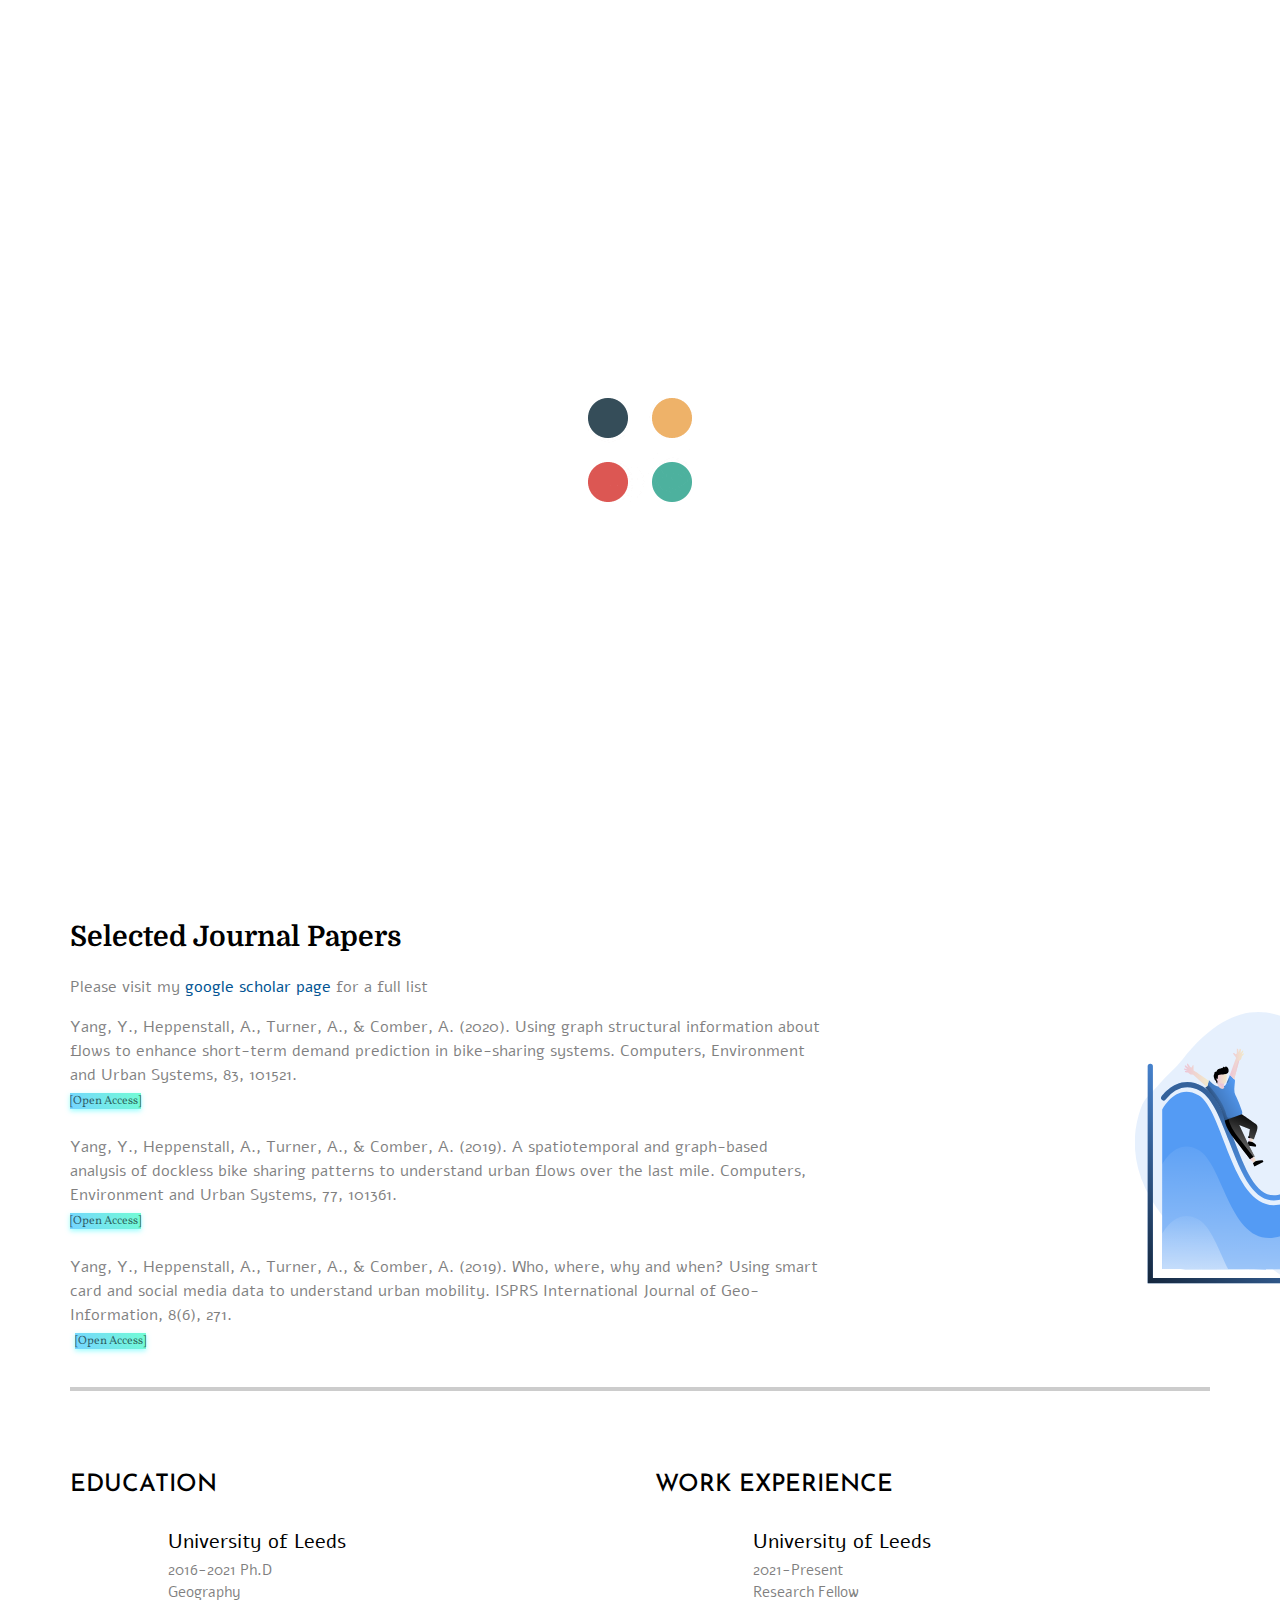
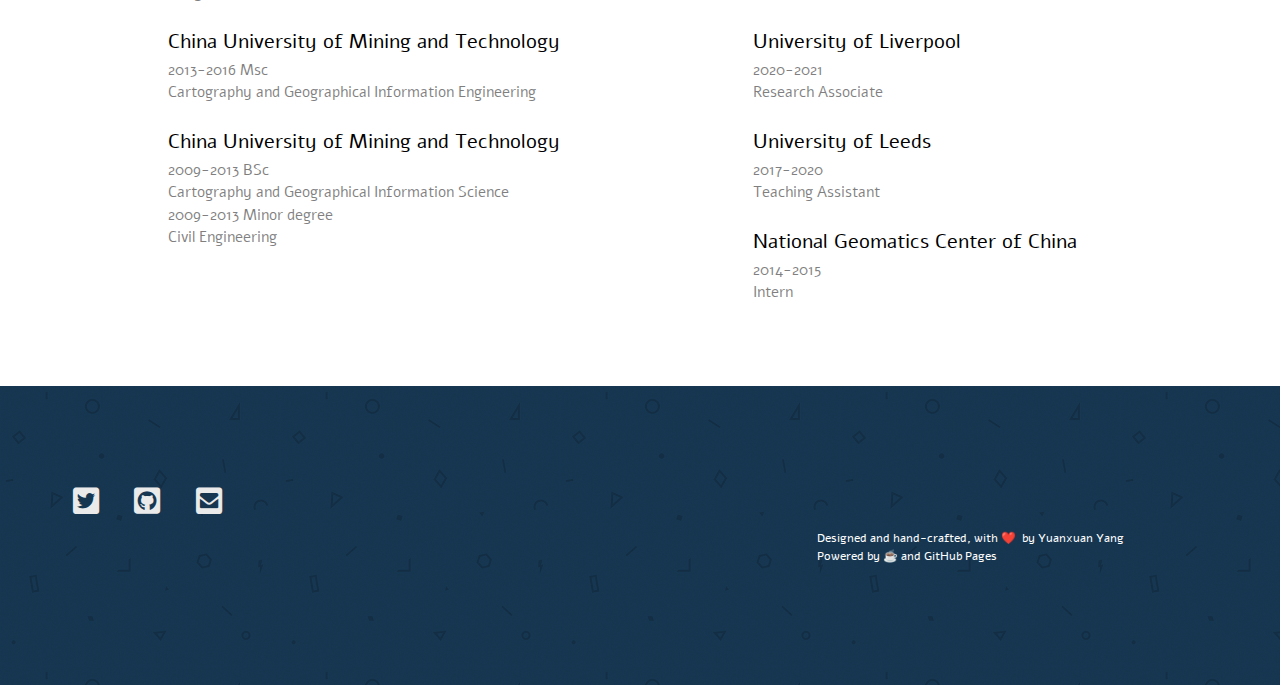
<file: index.html>
<!doctype html>
<html lang="en">
<head>
    <meta charset="utf-8">
    <meta name="keywords" content="">
    <meta name="description" content="">
    <meta name="viewport" content="width=device-width, initial-scale=1.0, viewport-fit=cover">
	<meta name="robots" content="index, follow">
    <link rel="shortcut icon" type="image/png" href="favicon.png">
    
	<link rel="stylesheet" type="text/css" href="./css/bootstrap.min.css?5414">
	<link rel="stylesheet" type="text/css" href="style.css?8048">
	<link rel="stylesheet" type="text/css" href="./css/animate.min.css?3522">
	<link rel="stylesheet" type="text/css" href="./css/all.min.css">
	<link rel="stylesheet" type="text/css" href="./css/ionicons.min.css">
	<link href='https://fonts.googleapis.com/css?family=Lato:100,300,400,700,900,40&display=swap&subset=latin,latin-ext' rel='stylesheet' type='text/css'>
	<link href='https://fonts.googleapis.com/css?family=Domine&display=swap&subset=latin,latin-ext' rel='stylesheet' type='text/css'>
	<link href='https://fonts.googleapis.com/css?family=Alef&display=swap&subset=latin,latin-ext' rel='stylesheet' type='text/css'>
	<link href='https://fonts.googleapis.com/css?family=Vollkorn&display=swap&subset=latin,latin-ext' rel='stylesheet' type='text/css'>
	<link href='https://fonts.googleapis.com/css?family=Josefin+Sans&display=swap&subset=latin,latin-ext' rel='stylesheet' type='text/css'>
	<link href='https://fonts.googleapis.com/css?family=Arvo&display=swap&subset=latin,latin-ext' rel='stylesheet' type='text/css'>
	<link href='https://fonts.googleapis.com/css?family=Ubuntu&display=swap&subset=latin,latin-ext' rel='stylesheet' type='text/css'>
    <title>Yuanxuan Yang - Home</title>


    
<!-- Analytics -->
 
<!-- Analytics END -->
    
</head>
<body>

<!-- Preloader -->
<div id="page-loading-blocs-notifaction" class="page-preloader"></div>
<!-- Preloader END -->


<!-- Main container -->
<div class="page-container">
    
<!-- bloc-0 -->
<div class="bloc none sticky-nav bgc-2941 l-bloc " id="bloc-0">
	<div class="container bloc-sm">
		<div class="row">
			<div class="col">
				<nav class="navbar navbar-light row navbar-expand-md" role="navigation">
					<a class="navbar-brand link-style animated pulse-hvr" href="index.html">Y Yang</a>
					<button id="nav-toggle" type="button" class="ml-auto ui-navbar-toggler navbar-toggler border-0 p-0" data-toggle="collapse" data-target=".navbar-36807" aria-expanded="false" aria-label="Toggle navigation">
						<span class="navbar-toggler-icon"><svg height="32" viewBox="0 0 32 32" width="32"><path class="svg-menu-icon " d="m2 9h28m-28 7h28m-28 7h28"></path></svg></span>
					</button>
					<div class="collapse navbar-collapse navbar-36807">
							<ul class="site-navigation nav navbar-nav ml-auto menu-text">
								<li class="nav-item">
									<a href="index.html" class="nav-link a-btn ltc-6405">Home</a>
								</li>
								<li class="nav-item">
									<a href="research.html" class="a-btn nav-link ltc-6405">Research</a>
								</li>
								<li class="nav-item">
									<a href="bits.html" class="a-btn nav-link ltc-6405">Bits</a>
								</li>
								<li class="nav-item">
									<a href="https://medium.com/@yuanxuanyang " class="nav-link a-btn ltc-6405" target="_blank">Blog</a>
								</li>
								<li class="nav-item">
									<a href="https://docs.google.com/document/d/18-qCuh7GVcpk4A3nAidkXRn_5UZtdFm0e0xXTD0k55A/edit?usp=sharing" class="nav-link a-btn ltc-6405" target="_blank">CV</a>
								</li>
							</ul>
						</div>
				</nav>
			</div>
		</div>
	</div>
</div>
<!-- bloc-0 END -->

<!-- bloc-0 -->
<div class="bloc tc-6405 l-bloc" id="bloc-0">
	<div class="container bloc-lg-lg">
		<div class="row">
			<div class="col-sm-8 flash-hvr">
				<h3 class="h3-style tc-6405 text-lg-left mg-clear">
					Hi, I’m<br>Yuanxuan Yang<br>
				</h3>
				<p class="mg-clear text-lg-left p-bloc-0-style">
					/juɑːnʃein/
				</p>
				<p class="p-style mg-clear">
					I am currently a Research Fellow at the Institute for Transport Studies, University of Leeds.<br>My research interests include: <strong>Mobility</strong>, <strong>Geodemographics</strong>, <strong>GeoComputation</strong>, <strong>Urban Analytics</strong>, <strong>Graph Theory</strong> and <strong>Data Visualisation</strong>.<br><br>You can reach me at <a class="links-text" href="mailto:y.yang6@leeds.ac.uk">y.yang6@leeds.ac.uk</a>, or twitter <a class="links-text" href="https://twitter.com/yyuanxuan" target="_blank">@yyuanxuan</a><br>Let's get in touch!<br><br>
				</p>
				<div class="divider-h divider-style">
				</div>
				<div class="container-div-style d-sm-block d-none">
					<div class="row row-style voffset">
						<div class="col col-lg-3">
							<a href="https://docs.google.com/document/d/18-qCuh7GVcpk4A3nAidkXRn_5UZtdFm0e0xXTD0k55A/edit?usp=sharing" class="btn btn-c-6336 btn-style-2 animated pulse-hvr btn-style" target="_blank">CV <br></a>
						</div>
						<div class="col align-self-end">
							<div class="text-center">
								<a href="https://twitter.com/yyuanxuan" target="_blank"><span class="icon-md fab fa-twitter-square animated pulse-hvr icon-6405"></span></a>
							</div>
						</div>
						<div class="col align-self-end">
							<div class="text-center">
								<a href="https://github.com/yyuanxuan" target="_blank"><span class="icon-md fab fa-github-alt animated pulse-hvr icon-6405"></span></a>
							</div>
						</div>
						<div class="col align-self-end">
							<div class="text-center">
								<a href="https://scholar.google.co.uk/citations?user=splm_IUAAAAJ&amp;hl=en&amp;oi=ao" target="_blank"><span class="ion ion-university animated pulse-hvr icon-6405 icon-md"></span></a>
							</div>
						</div>
					</div>
				</div>
			</div>
			<div class="col-sm-4">
				<picture><source type="image/webp" srcset="img/lazyload-ph.png" data-srcset="img/IMG_0155-color.webp"><img class="img-fluid img-protected img-style img-protected img-rd-lg float-lg-none lazyload" src="img/lazyload-ph.png" data-src="img/IMG_0155-color.jpg" alt="IMG_0155_black"></picture>
			</div>
		</div>
		<div class="row">
			<div class="col offset-lg-0 order-lg-0">
				<div>
					<div class="row voffset-lg">
						<div class="col-12">
							<div class="text-center">
								<a href="#" data-scroll-speed="1000" onclick="scrollToTarget('0',this)"><span class="fa fa-angle-down icon-md animated bounce animDelay08 icon-5783"></span></a>
							</div>
						</div>
					</div>
				</div>
			</div>
		</div>
	</div>
</div>
<!-- bloc-0 END -->

<!-- bloc-2 -->
<div class="bloc none l-bloc" id="bloc-2">
	<div class="container bloc-md-lg">
		<div class="row">
			<div class="col">
				<h3 class="mg-md h3-journal-papers-style tc-6405">
					Selected Journal Papers
				</h3>
				<div class="row">
					<div class="offset-lg-0 col-lg-8">
						<p class="p-8-style">
							Please visit my <a class="links-text " href="https://scholar.google.co.uk/citations?user=splm_IUAAAAJ&amp;hl=en&amp;oi=ao" target="_blank">google scholar page</a> for a full list<br>
						</p>
						<p class="p-bloc-4-style">
							Yang, Y., Heppenstall, A., Turner, A., &amp; Comber, A. (2020). Using graph structural information about flows to enhance short-term demand prediction in bike-sharing systems. Computers, Environment and Urban Systems, 83, 101521.&nbsp;<br><a class="oa-link" href="https://www.sciencedirect.com/science/article/pii/S0198971520302544" target="_blank">[Open Access]</a>&nbsp;<br><br>Yang, Y., Heppenstall, A., Turner, A., &amp; Comber, A. (2019). A spatiotemporal and graph-based analysis of dockless bike sharing patterns to understand urban flows over the last mile. Computers, Environment and Urban Systems, 77, 101361.<br><a class="oa-link" href="https://www.sciencedirect.com/user/identity/landing?code=i9sXUoFk-q8A89qEDwhRVcAL4fyo_jcykKFre2gU&amp;state=retryCounter%3D0%26csrfToken%3D656df372-391f-49cf-b26b-fafebff3adfd%26idpPolicy%3Durn%253Acom%253Aelsevier%253Aidp%253Apolicy%253Aproduct%253Ainst_assoc%26returnUrl%3D%252Fscience%252Farticle%252Fpii%252FS0198971519301516%26prompt%3Dnone%26cid%3Darp-2128778f-8e19-40c0-ad16-ceca69e0726a" target="_blank">[Open Access]</a><br><br>Yang, Y., Heppenstall, A., Turner, A., &amp; Comber, A. (2019). Who, where, why and when? Using smart card and social media data to understand urban mobility. ISPRS International Journal of Geo-Information, 8(6), 271.<br>&nbsp;<a class="oa-link" href="https://www.mdpi.com/2220-9964/8/6/271" target="_blank">[Open Access]</a><br>
						</p>
					</div>
					<div class="align-self-center scroll-fx-right-in col-lg-4">
						<img src="img/lazyload-ph.png" data-src="img/slide_on_graphic_chart.svg" class="img-fluid img-protected mx-auto d-block img-open-ma-style lazyload" alt="open_maps">
						<div class="row">
							<div class="col">
								<div>
									<div class="text-center text-lg-center">
										<a href="research.html" class="btn btn-c-6336 btn-style-2 animated pulse-hvr">Papers &amp; Research<br></a>
									</div>
								</div>
							</div>
						</div>
					</div>
				</div>
				<div class="row">
					<div class="col">
						<div class="divider-h divider-style">
						</div>
					</div>
				</div>
			</div>
		</div>
		<div class="row voffset-md">
			<div class="col-md-6 animSpeedLazy">
				<h4 class="mg-md h4-education-style tc-6405">
					EDUCATION
				</h4>
				<ul class="list-unstyled">
					<li>
						<div class="row">
							<div class="col-lg-2">
								<img class="img-fluid img-protected img-unnam-style lazyload" src="img/lazyload-ph.png" data-src="img/University_of_Leeds_crest.svg" alt="unnamed">
							</div>
							<div class="col">
								<h5 class="h5-style mg-sm tc-6405">
									University of Leeds
								</h5>
								<p class="p-bloc-2-style">
									2016-2021 Ph.D<br>Geography
								</p>
							</div>
						</div>
					</li>
					<li>
						<div class="row">
							<div class="offset-lg--1 col-lg-2">
								<picture><source type="image/webp" srcset="img/lazyload-ph.png" data-srcset="img/230px-CUMT_logo.webp"><img class="img-fluid img-protected img-230px-cumt-lo-style lazyload" src="img/lazyload-ph.png" data-src="img/230px-CUMT_logo.jpg" alt="230px CUMT_logo"></picture>
							</div>
							<div class="col">
								<h5 class="h5-style mg-sm tc-6405">
									China University of Mining and Technology
								</h5>
								<p class="p-bloc-2-style">
									2013-2016 Msc&nbsp;<br>Cartography and Geographical Information Engineering
								</p>
							</div>
						</div>
					</li>
					<li>
						<div class="row">
							<div class="col-lg-2">
								<picture><source type="image/webp" srcset="img/lazyload-ph.png" data-srcset="img/230px-CUMT_logo.webp"><img class="img-fluid img-protected img-230px-cumt-lo-style lazyload" src="img/lazyload-ph.png" data-src="img/230px-CUMT_logo.jpg" alt="230px CUMT_logo"></picture>
							</div>
							<div class="col">
								<h5 class="h5-style mg-sm tc-6405">
									China University of Mining and Technology
								</h5>
								<p class="p-bloc-2-style">
									2009-2013 BSc<br>Cartography and Geographical Information Science<br>2009-2013 Minor degree<br>Civil Engineering<br>
								</p>
							</div>
						</div>
					</li>
				</ul>
			</div>
			<div class="col-md-6">
				<h4 class="mg-md h4-style tc-6405">
					WORK EXPERIENCE
				</h4>
				<ul class="list-unstyled">
					<li>
						<div class="row">
							<div class="col-lg-2">
								<img class="img-fluid img-protected img-bloc-2-style lazyload" src="img/lazyload-ph.png" data-src="img/University_of_Leeds_crest.svg" alt="University_of_Leeds_crest">
							</div>
							<div class="col">
								<h5 class="h5-style mg-sm tc-6405">
									University of Leeds
								</h5>
								<p class="p-bloc-2-style">
									2021-Present<br>Research Fellow
								</p>
							</div>
						</div>
						<div class="row">
							<div class="col-lg-2">
								<picture><source type="image/webp" srcset="img/lazyload-ph.png" data-srcset="img/Screenshot%202021-03-10%20at%2023.23.52.webp"><img class="img-fluid img-protected img-bloc-2-style lazyload" src="img/lazyload-ph.png" data-src="img/Screenshot%202021-03-10%20at%2023.23.52.png" alt="Screenshot%202021 03-10%20at%2023.23.52"></picture>
							</div>
							<div class="col">
								<h5 class="h5-style mg-sm tc-6405">
									University of Liverpool
								</h5>
								<p class="p-bloc-2-style">
									2020-2021<br>Research Associate
								</p>
							</div>
						</div>
						<div class="row">
							<div class="col-lg-2">
								<img class="img-fluid img-protected img-unnam-style lazyload" src="img/lazyload-ph.png" data-src="img/University_of_Leeds_crest.svg" alt="unnamed">
							</div>
							<div class="col">
								<h5 class="h5-style mg-sm tc-6405">
									University of Leeds
								</h5>
								<p class="p-bloc-2-style">
									2017-2020&nbsp;<br>Teaching Assistant
								</p>
							</div>
						</div>
						<div class="row">
							<div class="col-lg-2">
								<picture><source type="image/webp" srcset="img/lazyload-ph.png" data-srcset="img/ngcc.webp"><img class="img-fluid img-protected img-unnam-style lazyload" src="img/lazyload-ph.png" data-src="img/ngcc.png" alt="unnamed"></picture>
							</div>
							<div class="col">
								<h5 class="h5-style mg-sm tc-6405">
									National Geomatics Center of China
								</h5>
								<p class="p-bloc-2-style">
									2014-2015&nbsp;<br>Intern
								</p>
							</div>
						</div>
					</li>
				</ul>
			</div>
		</div>
	</div>
</div>
<!-- bloc-2 END -->

<!-- ScrollToTop Button -->
<a class="bloc-button btn btn-d scrollToTop" onclick="scrollToTarget('1',this)"><svg xmlns="http://www.w3.org/2000/svg" width="22" height="22" viewBox="0 0 32 32"><path class="scroll-to-top-btn-icon" d="M30,22.656l-14-13-14,13"/></svg></a>
<!-- ScrollToTop Button END-->


<!-- bloc-6 -->
<div class="bloc bg-t-edge bloc-bg-texture texture-geometry-shapes tc-2941 bgc-2752 d-bloc" id="bloc-6">
	<div class="container bloc-lg bloc-lg-lg">
		<div class="row row-bloc-6-style">
			<div class="col-md-2 offset-md-3 col-sm-4 order-lg-0 offset-lg-0 col-lg-1">
				<div class="text-center">
					<a href="https://twitter.com/yyuanxuan" target="_blank"><span class="fab fa-twitter-square icon-md icon-6140"></span></a>
				</div>
			</div>
			<div class="col-md-2 col-sm-4 col-lg-1">
				<div class="text-center">
					<a href="https://github.com/yyuanxuan" target="_blank"><span class="icon-md fab fa-github-square icon-6140"></span></a>
				</div>
			</div>
			<div class="col-md-2 col-sm-4 col-lg-1">
				<div class="text-center">
					<a href="mailto:y.yang@leeds.ac.uk"><span class="icon-md fa fa-envelope-square icon-6140"></span></a>
				</div>
			</div>
		</div>
		<div class="row">
			<div class="col">
				<p class="float-lg-right p-14-style mg-md text-lg-left">
					Designed and hand-crafted, with ❤️ &nbsp;by Yuanxuan Yang&nbsp;<br>Powered by ☕️ and GitHub Pages&nbsp;<br>
				</p>
			</div>
		</div>
	</div>
</div>
<!-- bloc-6 END -->

</div>
<!-- Main container END -->
    


<!-- Additional JS -->
<script src="./js/jquery.min.js?8468"></script>
<script src="./js/bootstrap.bundle.min.js?3282"></script>
<script src="./js/blocs.min.js?9998"></script>
<script src="./js/lazysizes.min.js" defer></script>
<script src="./js/waves.js?3129"></script>
<script src="./js/particles.min.js?6971"></script>
<script src="./js/scrollFX.js?8546"></script>
<!-- Additional JS END -->


</body>
</html>
</file>
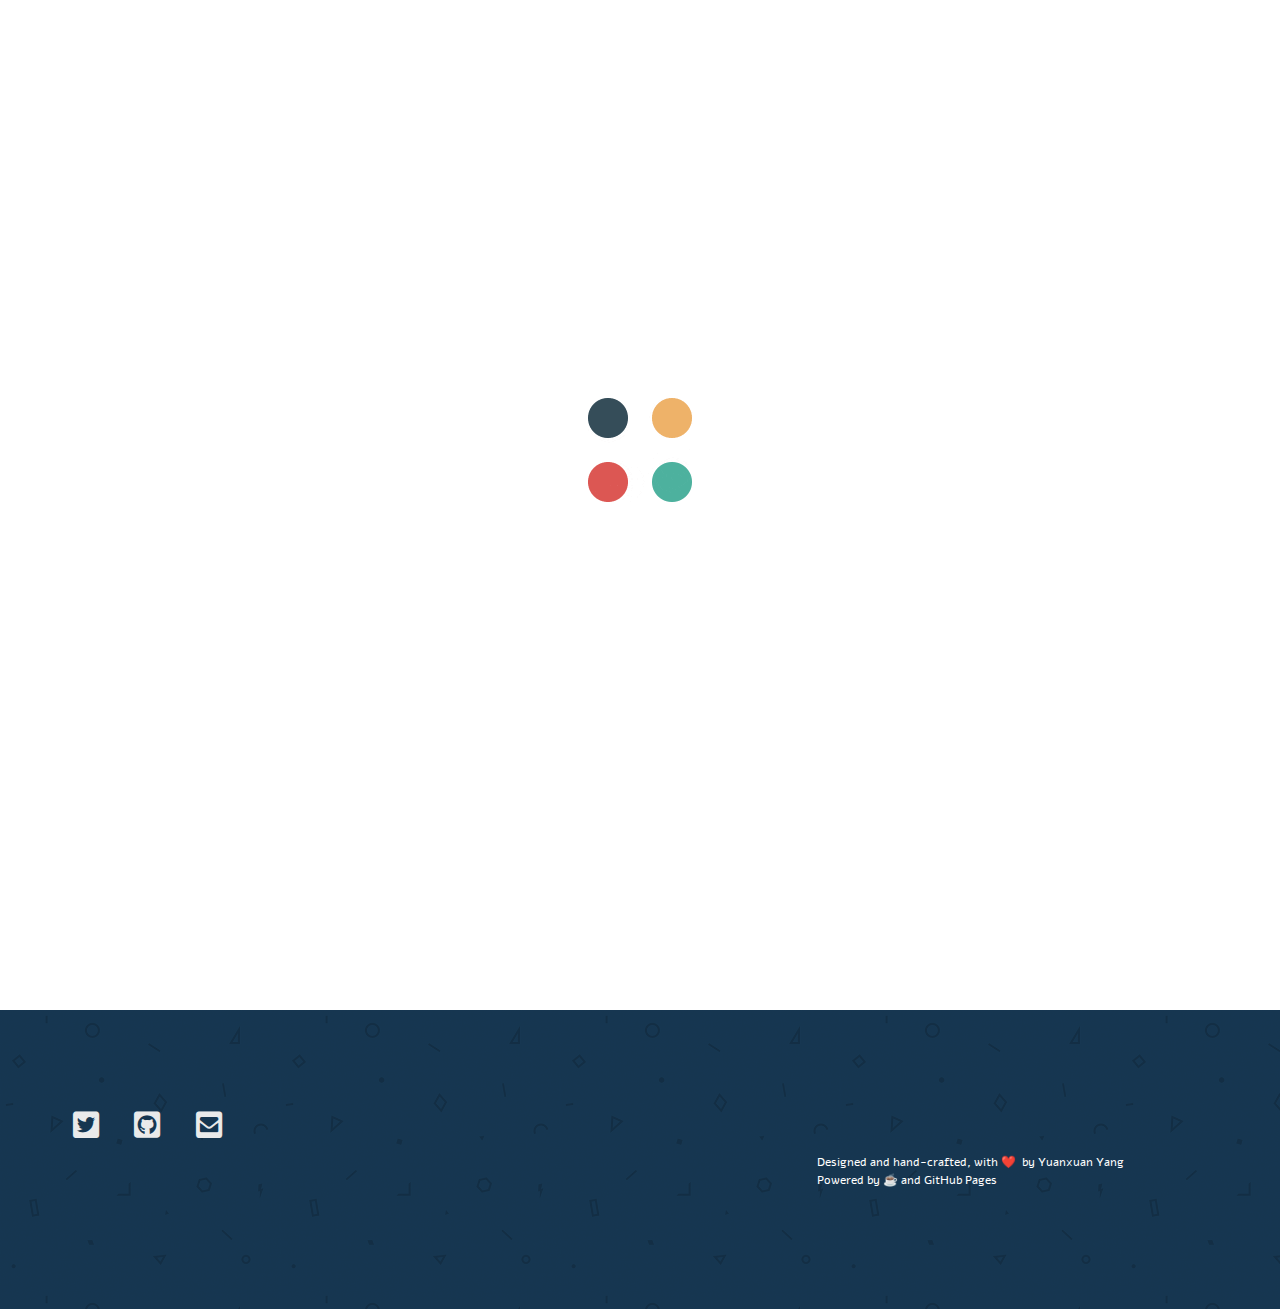
<file: bits.html>
<!doctype html>
<html lang="en">
<head>
    <meta charset="utf-8">
    <meta name="keywords" content="">
    <meta name="description" content="">
    <meta name="viewport" content="width=device-width, initial-scale=1.0, viewport-fit=cover">
	<meta name="robots" content="index, follow">
    <link rel="shortcut icon" type="image/png" href="favicon.png">
    
	<link rel="stylesheet" type="text/css" href="./css/bootstrap.min.css?5414">
	<link rel="stylesheet" type="text/css" href="style.css?8048">
	<link rel="stylesheet" type="text/css" href="./css/animate.min.css?3522">
	<link rel="stylesheet" type="text/css" href="./css/all.min.css">
	<link rel="stylesheet" type="text/css" href="./css/ionicons.min.css">
	<link href='https://fonts.googleapis.com/css?family=Lato:100,300,400,700,900,40&display=swap&subset=latin,latin-ext' rel='stylesheet' type='text/css'>
	<link href='https://fonts.googleapis.com/css?family=Domine&display=swap&subset=latin,latin-ext' rel='stylesheet' type='text/css'>
	<link href='https://fonts.googleapis.com/css?family=Alef&display=swap&subset=latin,latin-ext' rel='stylesheet' type='text/css'>
	<link href='https://fonts.googleapis.com/css?family=Vollkorn&display=swap&subset=latin,latin-ext' rel='stylesheet' type='text/css'>
	<link href='https://fonts.googleapis.com/css?family=Josefin+Sans&display=swap&subset=latin,latin-ext' rel='stylesheet' type='text/css'>
	<link href='https://fonts.googleapis.com/css?family=Arvo&display=swap&subset=latin,latin-ext' rel='stylesheet' type='text/css'>
	<link href='https://fonts.googleapis.com/css?family=Ubuntu&display=swap&subset=latin,latin-ext' rel='stylesheet' type='text/css'>
    <title>Bits</title>


    
<!-- Analytics -->
 
<!-- Analytics END -->
    
</head>
<body>

<!-- Preloader -->
<div id="page-loading-blocs-notifaction" class="page-preloader"></div>
<!-- Preloader END -->


<!-- Main container -->
<div class="page-container">
    
<!-- bloc-0 -->
<div class="bloc none sticky-nav bgc-2941 l-bloc " id="bloc-0">
	<div class="container bloc-sm">
		<div class="row">
			<div class="col">
				<nav class="navbar navbar-light row navbar-expand-md" role="navigation">
					<a class="navbar-brand link-style animated pulse-hvr" href="index.html">Y Yang</a>
					<button id="nav-toggle" type="button" class="ml-auto ui-navbar-toggler navbar-toggler border-0 p-0" data-toggle="collapse" data-target=".navbar-36807" aria-expanded="false" aria-label="Toggle navigation">
						<span class="navbar-toggler-icon"><svg height="32" viewBox="0 0 32 32" width="32"><path class="svg-menu-icon " d="m2 9h28m-28 7h28m-28 7h28"></path></svg></span>
					</button>
					<div class="collapse navbar-collapse navbar-36807">
							<ul class="site-navigation nav navbar-nav ml-auto menu-text">
								<li class="nav-item">
									<a href="index.html" class="nav-link a-btn ltc-6405">Home</a>
								</li>
								<li class="nav-item">
									<a href="research.html" class="a-btn nav-link ltc-6405">Research</a>
								</li>
								<li class="nav-item">
									<a href="bits.html" class="a-btn nav-link ltc-6405">Bits</a>
								</li>
								<li class="nav-item">
									<a href="https://medium.com/@yuanxuanyang " class="nav-link a-btn ltc-6405" target="_blank">Blog</a>
								</li>
								<li class="nav-item">
									<a href="https://docs.google.com/document/d/18-qCuh7GVcpk4A3nAidkXRn_5UZtdFm0e0xXTD0k55A/edit?usp=sharing" class="nav-link a-btn ltc-6405" target="_blank">CV</a>
								</li>
							</ul>
						</div>
				</nav>
			</div>
		</div>
	</div>
</div>
<!-- bloc-0 END -->

<!-- bloc-6 -->
<div class="bloc l-bloc" id="bloc-6">
	<div class="container bloc-lg">
		<div class="row">
			<div class="col">
				<h3 class="mg-md text-center h3-gallery-style">
					Research Gallery<br>
				</h3>
			</div>
		</div>
		<div class="row voffset">
			<div class="col-lg-3 col-md-6">
				<a href="#" data-lightbox="img/gallery-nanchang-bike-graph.png" data-gallery-id="gallery-1"><picture><source type="image/webp" srcset="img/lazyload-ph.png" data-srcset="img/gallery-nanchang-bike-graph.webp"><img src="img/lazyload-ph.png" data-src="img/gallery-nanchang-bike-graph.png" class="img-fluid img-protected mx-auto d-block img-frame-md lazyload" alt="gallery nanchang-bike-graph"></picture></a>
				<h5 class="mg-md">
					Dockless bike travel flows and graph structure
				</h5>
				<p>
					<a href="https://www.sciencedirect.com/science/article/pii/S0198971519301516">More info</a><br>
				</p>
			</div>
			<div class="col-lg-3 col-md-6 mt-1 mt-md-0">
				<a href="#" data-lightbox="img/gallery-aipc-ground-truthing-flyer.png" data-gallery-id="gallery-1"><picture><source type="image/webp" srcset="img/lazyload-ph.png" data-srcset="img/gallery-aipc-ground-truthing-flyer.webp"><img src="img/lazyload-ph.png" data-src="img/gallery-aipc-ground-truthing-flyer.png" class="img-fluid img-protected mx-auto d-block img-frame-md lazyload" alt="gallery aipc-ground-truthing-flyer"></picture></a>
				<h5 class="mg-md">
					Aged in Place Classification
				</h5>
				<p>
					<a href="https://www.nuffieldfoundation.org/project/older-people-in-england-geography-of-challenges-and-opportunities">More info</a><br>
				</p>
			</div>
			<div class="col-lg-3 col-md-6 mt-1 mt-md-4 mt-lg-0">
				<a href="#" data-lightbox="img/LOGO-BOARD.png" data-gallery-id="gallery-1"><picture><source type="image/webp" srcset="img/lazyload-ph.png" data-srcset="img/LOGO-BOARD.webp"><img src="img/lazyload-ph.png" data-src="img/LOGO-BOARD.png" class="img-fluid img-protected mx-auto d-block lazyload" alt="placeholder image"></picture></a>
				<h4 class="mg-md h4-bloc-6-style">
					LIDA-Turing Mobility and Health Workshop
				</h4>
				<p>
					<a href="https://lida.leeds.ac.uk/event/mobility-and-health-workshop/">More info</a><br>
				</p>
			</div>
			<div class="col-lg-3 col-md-6 mt-1 mt-md-4 mt-lg-0">
				<a href="#" data-lightbox="img/sankey-od-escooter.jpg" data-gallery-id="gallery-1"><picture><source type="image/webp" srcset="img/lazyload-ph.png" data-srcset="img/sankey-od-escooter.webp"><img src="img/lazyload-ph.png" data-src="img/sankey-od-escooter.jpg" class="img-fluid img-protected mx-auto d-block lazyload" alt="placeholder image"></picture></a>
				<h4 class="mg-md">
					E-scooter OD flows
				</h4>
				<p>
					<a href="index.html">More info</a><br>
				</p>
			</div>
		</div>
		<div class="row voffset">
			<div class="col-lg-3 col-md-6">
				<a href="#" data-lightbox="img/placeholder-image.png" data-gallery-id="gallery-1"><picture><source type="image/webp" srcset="img/lazyload-ph.png" data-srcset="img/placeholder-image.webp"><img src="img/lazyload-ph.png" data-src="img/placeholder-image.png" class="img-fluid img-protected mx-auto d-block lazyload" alt="placeholder image"></picture></a>
				<h4 class="mg-md">
					Title here
				</h4>
				<p>
					Lorem ipsum dolor sit amet, elit Aenean commodo ligula eget.
				</p>
			</div>
			<div class="col-lg-3 col-md-6 mt-1 mt-md-0">
				<a href="#" data-lightbox="img/placeholder-image.png" data-gallery-id="gallery-1"><picture><source type="image/webp" srcset="img/lazyload-ph.png" data-srcset="img/placeholder-image.webp"><img src="img/lazyload-ph.png" data-src="img/placeholder-image.png" class="img-fluid img-protected mx-auto d-block lazyload" alt="placeholder image"></picture></a>
				<h4 class="mg-md">
					Title here
				</h4>
				<p>
					Lorem ipsum dolor sit amet, elit Aenean commodo ligula eget.
				</p>
			</div>
			<div class="col-lg-3 col-md-6 mt-1 mt-md-4 mt-lg-0">
				<a href="#" data-lightbox="img/placeholder-image.png" data-gallery-id="gallery-1"><picture><source type="image/webp" srcset="img/lazyload-ph.png" data-srcset="img/placeholder-image.webp"><img src="img/lazyload-ph.png" data-src="img/placeholder-image.png" class="img-fluid img-protected mx-auto d-block lazyload" alt="placeholder image"></picture></a>
				<h4 class="mg-md">
					Title here
				</h4>
				<p>
					Lorem ipsum dolor sit amet, elit Aenean commodo ligula eget.
				</p>
			</div>
			<div class="col-lg-3 col-md-6 mt-1 mt-md-4 mt-lg-0">
				<a href="#" data-lightbox="img/placeholder-image.png" data-gallery-id="gallery-1"><picture><source type="image/webp" srcset="img/lazyload-ph.png" data-srcset="img/placeholder-image.webp"><img src="img/lazyload-ph.png" data-src="img/placeholder-image.png" class="img-fluid img-protected mx-auto d-block lazyload" alt="placeholder image"></picture></a>
				<h4 class="mg-md">
					Title here
				</h4>
				<p>
					Lorem ipsum dolor sit amet, elit Aenean commodo ligula eget.
				</p>
			</div>
		</div>
	</div>
</div>
<!-- bloc-6 END -->

<!-- ScrollToTop Button -->
<a class="bloc-button btn btn-d scrollToTop" onclick="scrollToTarget('1',this)"><svg xmlns="http://www.w3.org/2000/svg" width="22" height="22" viewBox="0 0 32 32"><path class="scroll-to-top-btn-icon" d="M30,22.656l-14-13-14,13"/></svg></a>
<!-- ScrollToTop Button END-->


<!-- bloc-6 -->
<div class="bloc bg-t-edge bloc-bg-texture texture-geometry-shapes tc-2941 bgc-2752 d-bloc" id="bloc-6">
	<div class="container bloc-lg bloc-lg-lg">
		<div class="row row-bloc-6-style">
			<div class="col-md-2 offset-md-3 col-sm-4 order-lg-0 offset-lg-0 col-lg-1">
				<div class="text-center">
					<a href="https://twitter.com/yyuanxuan" target="_blank"><span class="fab fa-twitter-square icon-md icon-6140"></span></a>
				</div>
			</div>
			<div class="col-md-2 col-sm-4 col-lg-1">
				<div class="text-center">
					<a href="https://github.com/yyuanxuan" target="_blank"><span class="icon-md fab fa-github-square icon-6140"></span></a>
				</div>
			</div>
			<div class="col-md-2 col-sm-4 col-lg-1">
				<div class="text-center">
					<a href="mailto:y.yang@leeds.ac.uk"><span class="icon-md fa fa-envelope-square icon-6140"></span></a>
				</div>
			</div>
		</div>
		<div class="row">
			<div class="col">
				<p class="float-lg-right p-14-style mg-md text-lg-left">
					Designed and hand-crafted, with ❤️ &nbsp;by Yuanxuan Yang&nbsp;<br>Powered by ☕️ and GitHub Pages&nbsp;<br>
				</p>
			</div>
		</div>
	</div>
</div>
<!-- bloc-6 END -->

</div>
<!-- Main container END -->
    


<!-- Additional JS -->
<script src="./js/jquery.min.js?8468"></script>
<script src="./js/bootstrap.bundle.min.js?3282"></script>
<script src="./js/blocs.min.js?9998"></script>
<script src="./js/lazysizes.min.js" defer></script>
<script src="./js/waves.js?7870"></script>
<script src="./js/particles.min.js?1173"></script><!-- Additional JS END -->


</body>
</html>
</file>
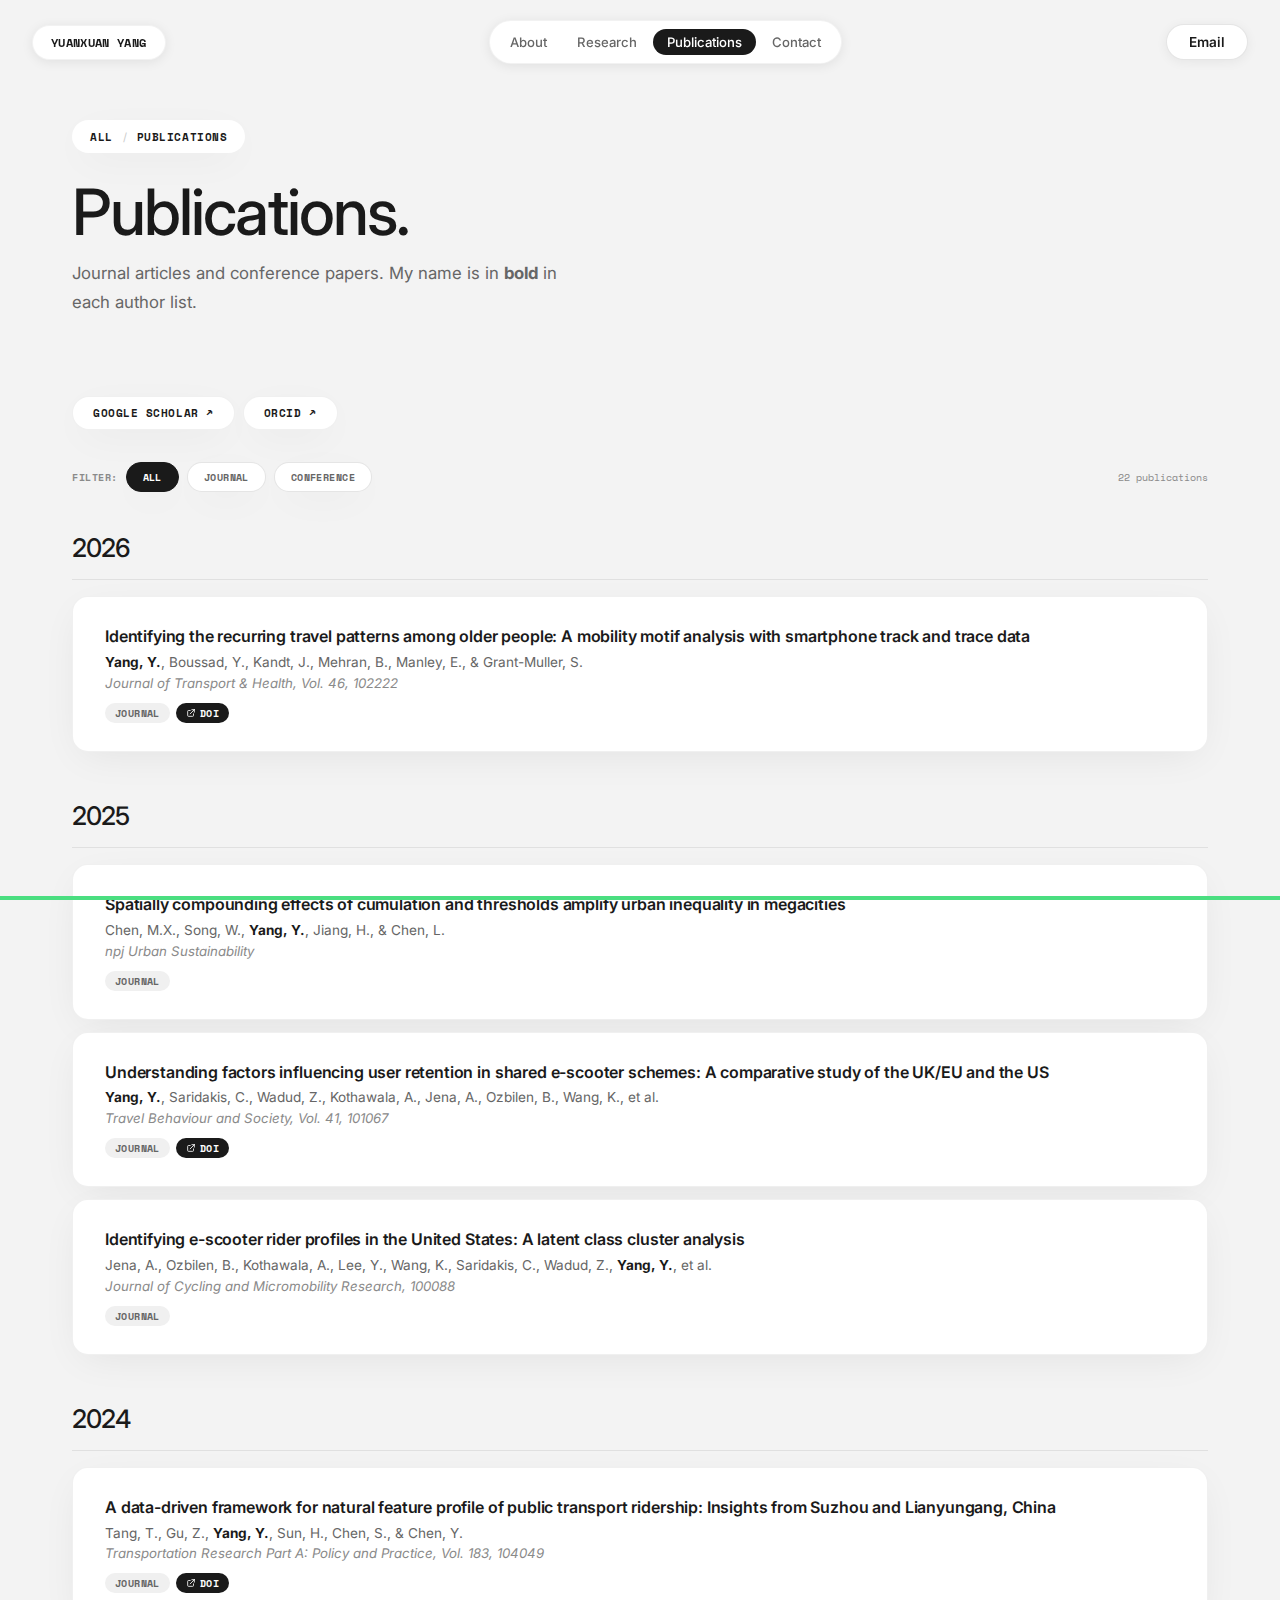
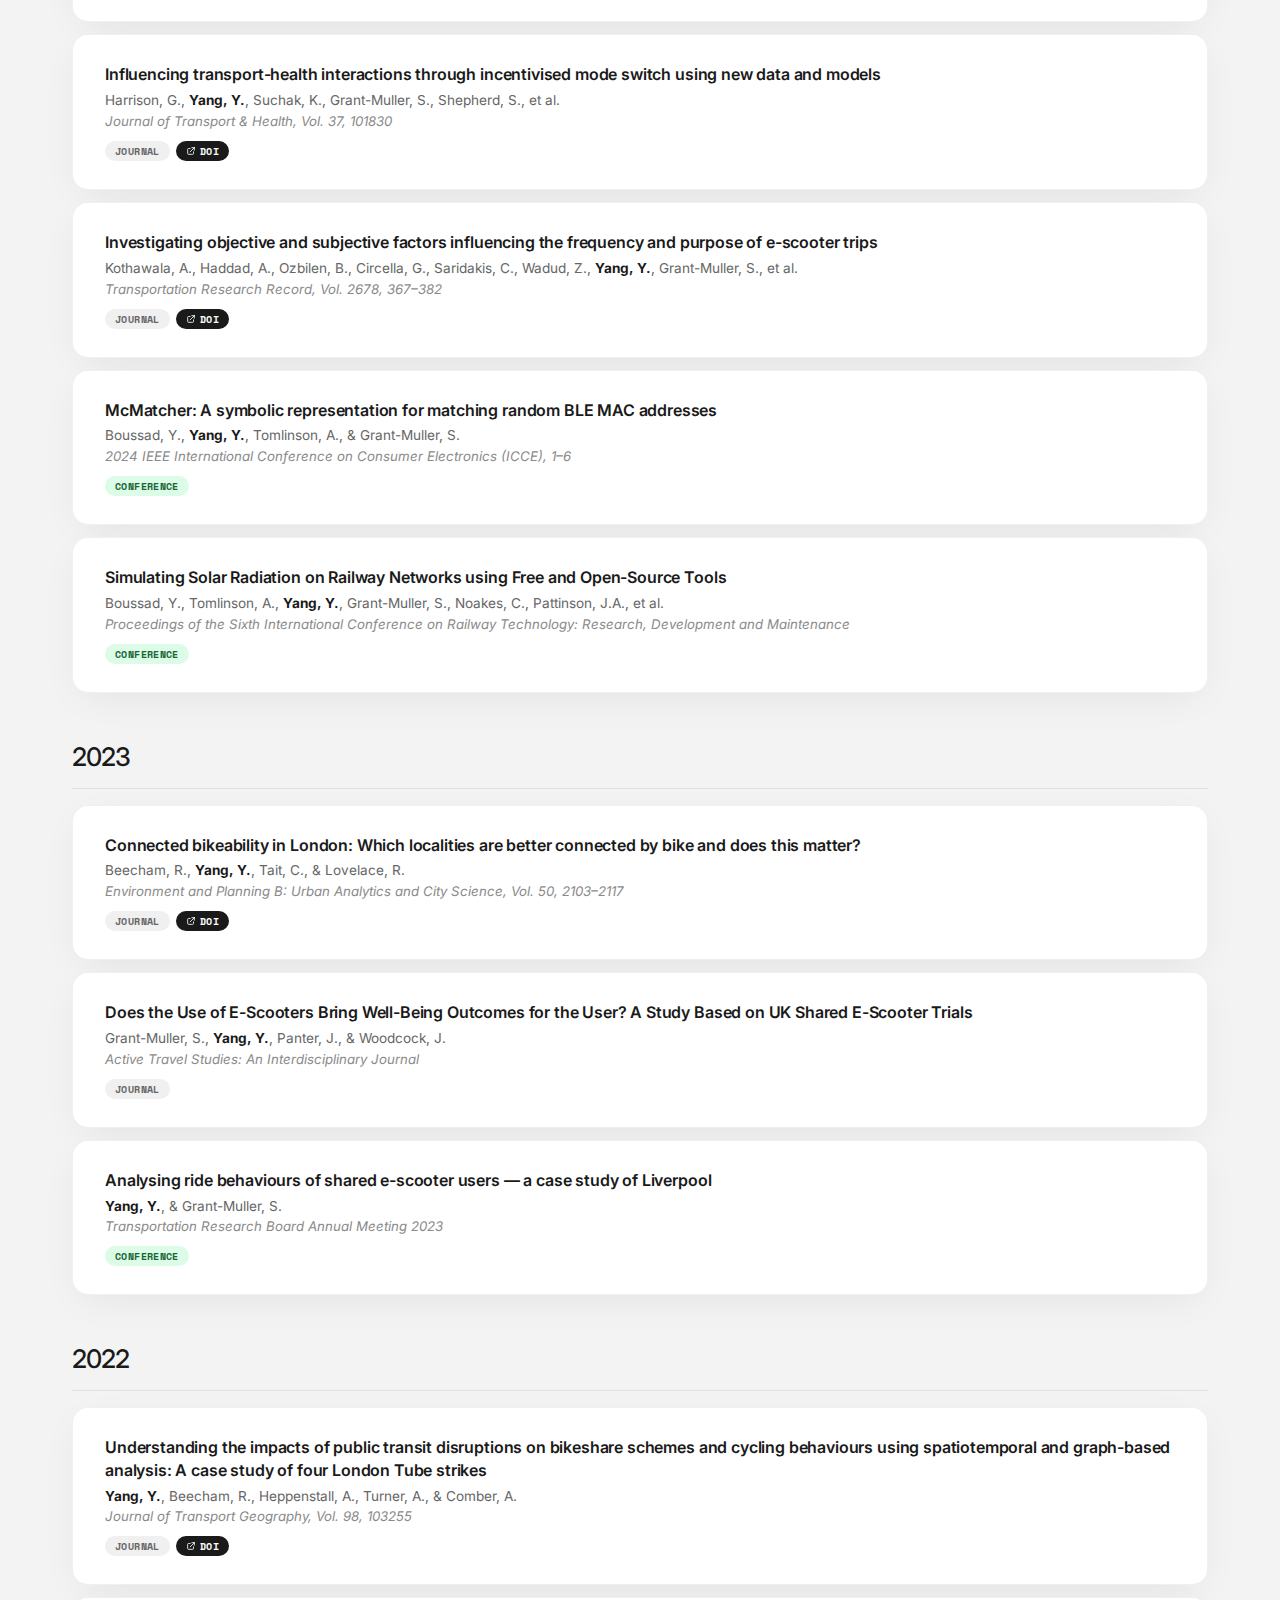
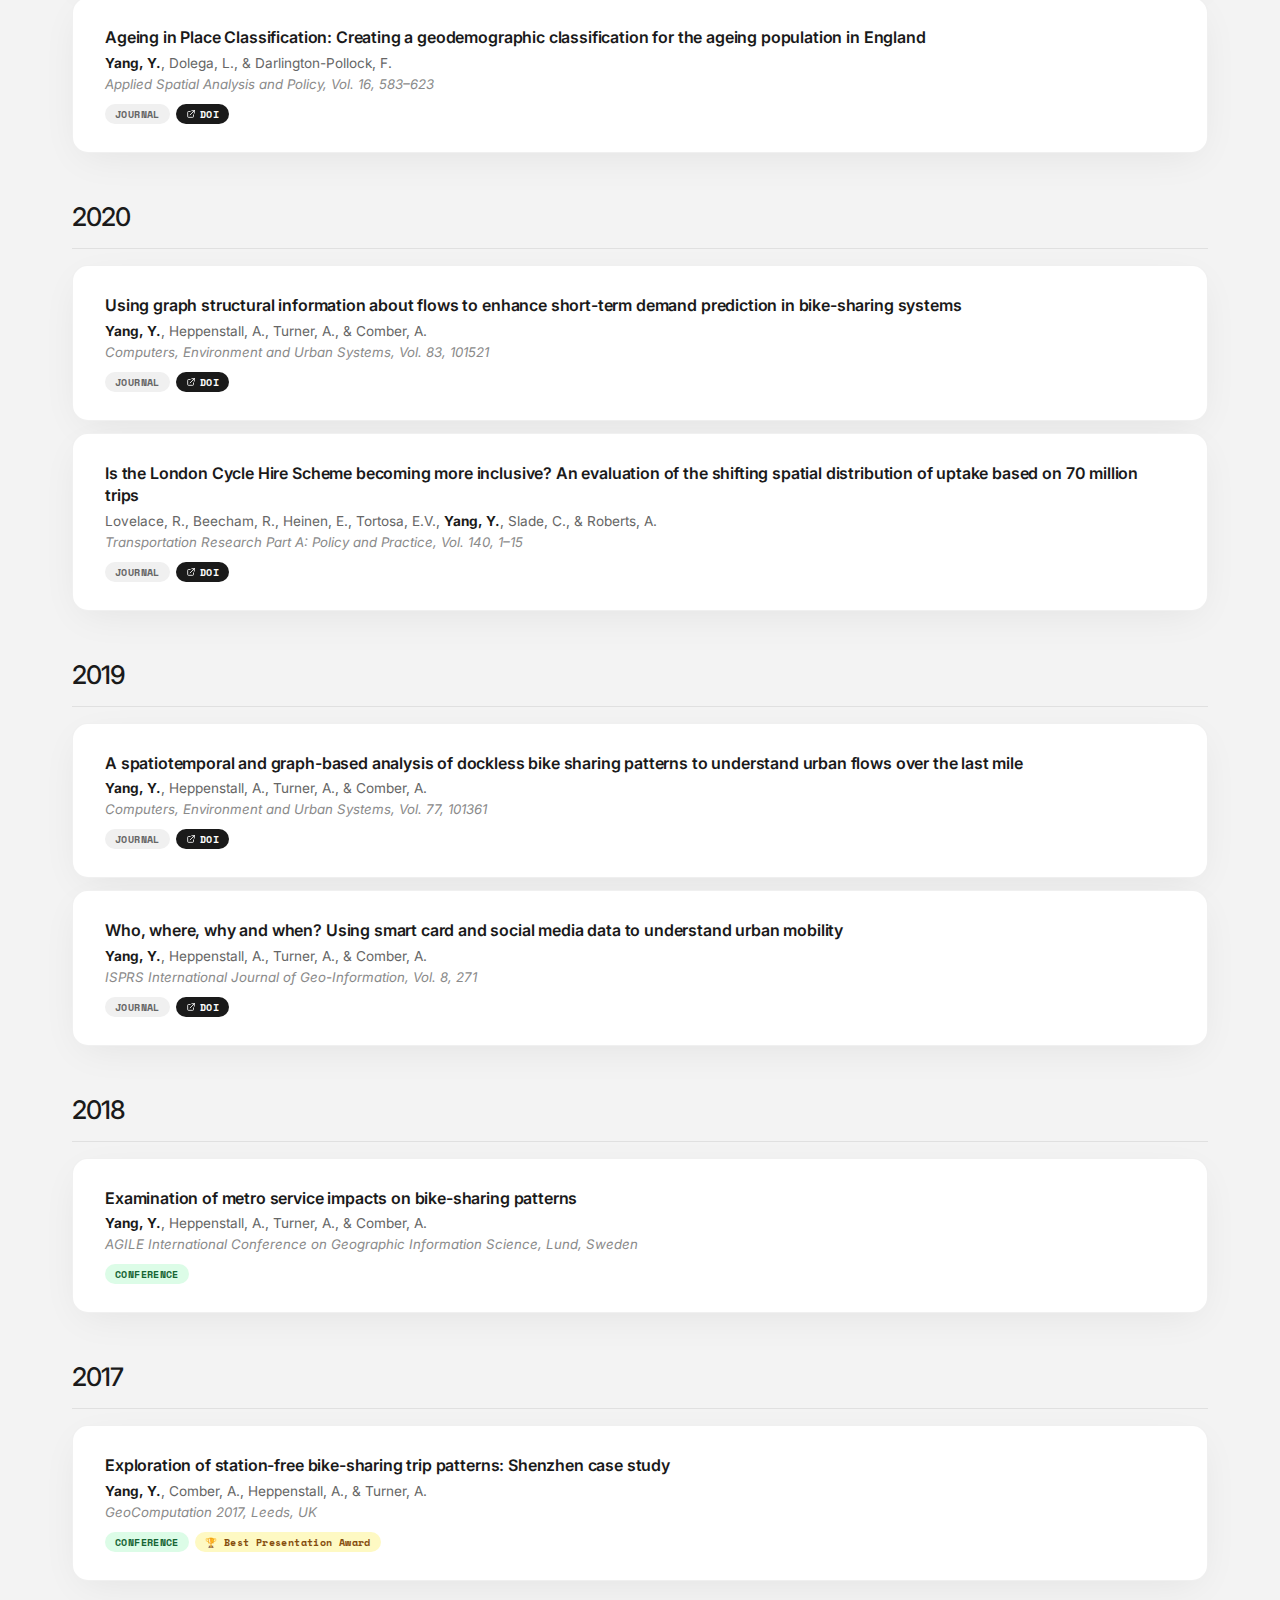
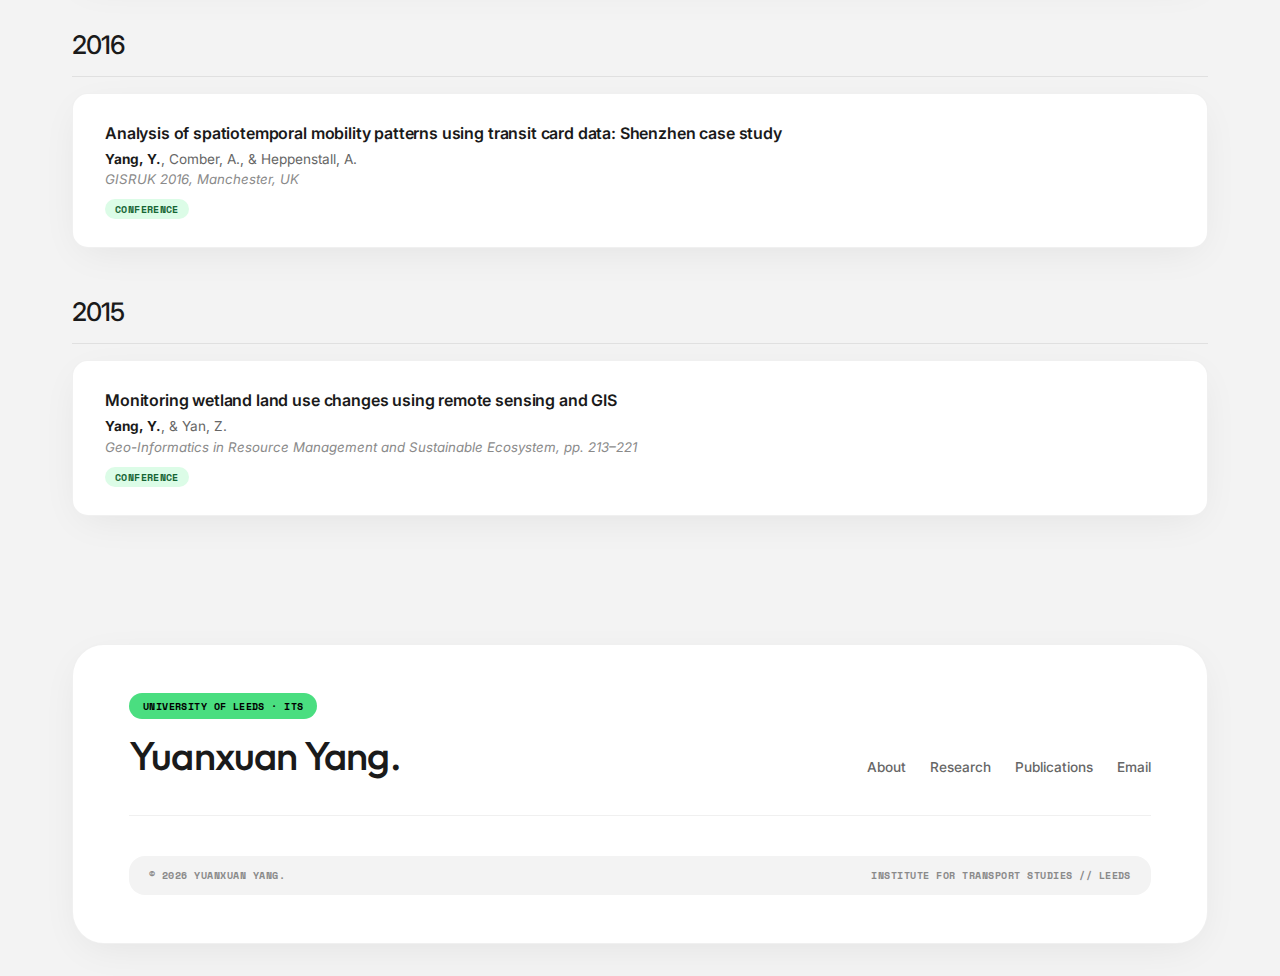
<file: publications.html>
<!DOCTYPE html>
<html lang="en" class="antialiased">
<head>
  <meta charset="UTF-8">
  <meta name="viewport" content="width=device-width, initial-scale=1.0">
  <meta name="description" content="Publications by Yuanxuan Yang — journal articles and conference papers on transport equity, spatial data science, and urban mobility.">
  <title>Publications | Yuanxuan Yang</title>
  <link rel="stylesheet" href="css/style.css">
</head>
<body>

<nav class="navbar">
  <div class="nav-brand-pill mono">YUANXUAN YANG</div>
  <button class="nav-toggle" id="nav-toggle" aria-label="Toggle navigation">
    <span></span><span></span><span></span>
  </button>
  <div class="nav-links-pill" id="nav-links">
    <a href="index.html">About</a>
    <a href="research.html">Research</a>
    <a href="publications.html" class="active">Publications</a>
    <a href="index.html#contact">Contact</a>
  </div>
  <a class="nav-cta" href="mailto:Y.Yang6@leeds.ac.uk">Email</a>
</nav>

<div class="page-hero">
  <div class="container">
    <div class="section-label" style="margin-bottom:1.5rem">
      <span class="num">ALL</span><span class="sep">/</span><span class="name">PUBLICATIONS</span>
    </div>
    <h1>Publications.</h1>
    <p>Journal articles and conference papers. My name is in <strong>bold</strong> in each author list.</p>
  </div>
</div>

<main>
  <section style="padding-top:2rem">
    <div class="container">

      <!-- Scholar / ORCID links -->
      <div style="display:flex;gap:0.5rem;margin-bottom:2rem;flex-wrap:wrap;">
        <a href="https://scholar.google.com/citations?user=splm_IUAAAAJ" target="_blank" rel="noopener" class="view-all-link" style="margin-top:0">GOOGLE SCHOLAR ↗</a>
        <a href="https://orcid.org/0000-0002-7970-2544" target="_blank" rel="noopener" class="view-all-link" style="margin-top:0">ORCID ↗</a>
      </div>

      <!-- Filter -->
      <div class="pub-filter">
        <span class="filter-label">FILTER:</span>
        <button class="filter-btn active" data-filter="all"        onclick="renderPublications('all')">ALL</button>
        <button class="filter-btn"        data-filter="journal"    onclick="renderPublications('journal')">JOURNAL</button>
        <button class="filter-btn"        data-filter="conference" onclick="renderPublications('conference')">CONFERENCE</button>
        <span class="pub-count"></span>
      </div>

      <!-- Publications (rendered by JS) -->
      <div id="pub-list"></div>

    </div>
  </section>
</main>

<footer>
  <div class="footer-card">
    <div class="footer-top">
      <div>
        <div class="footer-tag">UNIVERSITY OF LEEDS · ITS</div>
        <div class="footer-brand">Yuanxuan Yang.</div>
      </div>
      <nav class="footer-nav">
        <a href="index.html">About</a>
        <a href="research.html">Research</a>
        <a href="publications.html">Publications</a>
        <a href="mailto:Y.Yang6@leeds.ac.uk">Email</a>
      </nav>
    </div>
    <div class="footer-bottom">
      <span>© <span id="year"></span> YUANXUAN YANG.</span>
      <span>INSTITUTE FOR TRANSPORT STUDIES // LEEDS</span>
    </div>
  </div>
</footer>
<div class="bottom-accent"></div>

<script>document.getElementById('nav-toggle').addEventListener('click',()=>document.getElementById('nav-links').classList.toggle('open'));</script>
<script src="data/publications.js"></script>
<script src="data/projects.js"></script>
<script src="js/main.js"></script>
<script>document.getElementById('year').textContent = new Date().getFullYear();</script>
</body>
</html>
</file>
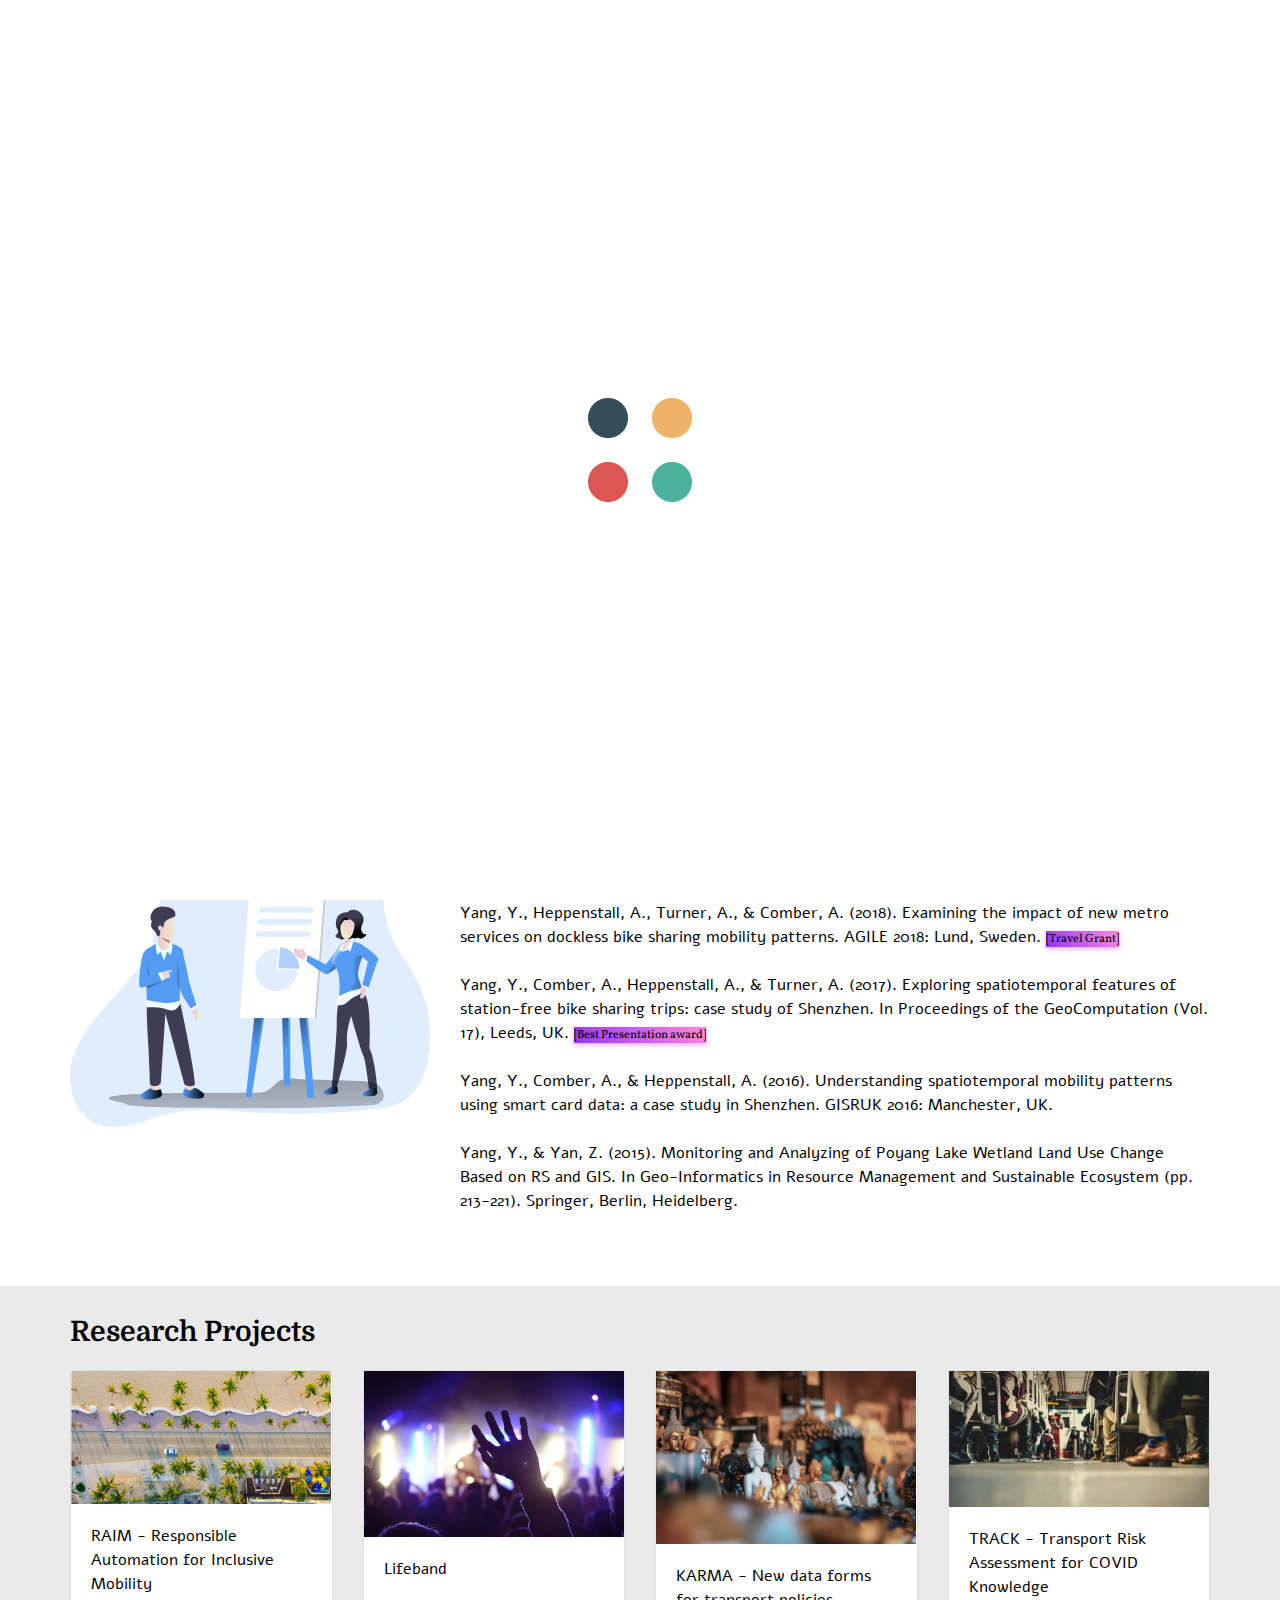
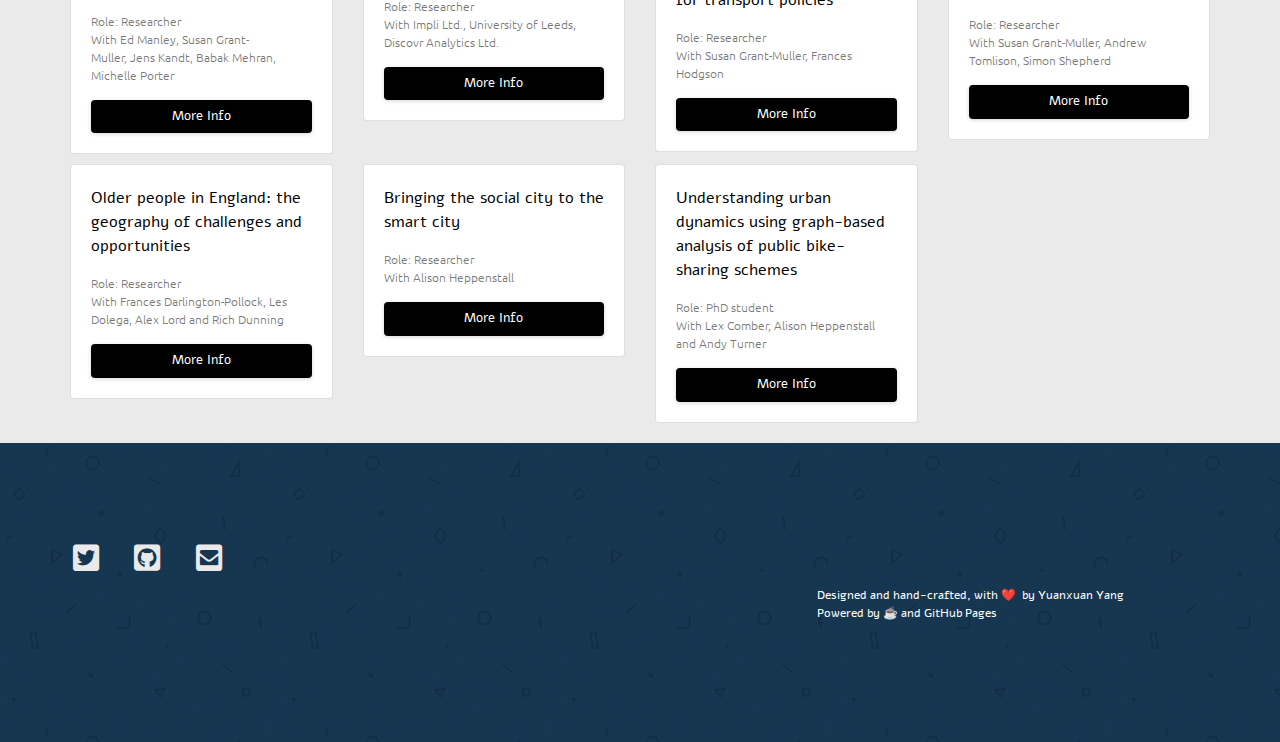
<file: research.html>
<!doctype html>
<html lang="en">
<head>
    <meta charset="utf-8">
    <meta name="keywords" content="">
    <meta name="description" content="">
    <meta name="viewport" content="width=device-width, initial-scale=1.0, viewport-fit=cover">
	<meta name="robots" content="index, follow">
    <link rel="shortcut icon" type="image/png" href="favicon.png">
    
	<link rel="stylesheet" type="text/css" href="./css/bootstrap.min.css?5414">
	<link rel="stylesheet" type="text/css" href="style.css?8048">
	<link rel="stylesheet" type="text/css" href="./css/animate.min.css?3522">
	<link rel="stylesheet" type="text/css" href="./css/all.min.css">
	<link rel="stylesheet" type="text/css" href="./css/ionicons.min.css">
	<link href='https://fonts.googleapis.com/css?family=Lato:100,300,400,700,900,40&display=swap&subset=latin,latin-ext' rel='stylesheet' type='text/css'>
	<link href='https://fonts.googleapis.com/css?family=Domine&display=swap&subset=latin,latin-ext' rel='stylesheet' type='text/css'>
	<link href='https://fonts.googleapis.com/css?family=Alef&display=swap&subset=latin,latin-ext' rel='stylesheet' type='text/css'>
	<link href='https://fonts.googleapis.com/css?family=Vollkorn&display=swap&subset=latin,latin-ext' rel='stylesheet' type='text/css'>
	<link href='https://fonts.googleapis.com/css?family=Josefin+Sans&display=swap&subset=latin,latin-ext' rel='stylesheet' type='text/css'>
	<link href='https://fonts.googleapis.com/css?family=Arvo&display=swap&subset=latin,latin-ext' rel='stylesheet' type='text/css'>
	<link href='https://fonts.googleapis.com/css?family=Ubuntu&display=swap&subset=latin,latin-ext' rel='stylesheet' type='text/css'>
    <title>Research</title>


    
<!-- Analytics -->
 
<!-- Analytics END -->
    
</head>
<body>

<!-- Preloader -->
<div id="page-loading-blocs-notifaction" class="page-preloader"></div>
<!-- Preloader END -->


<!-- Main container -->
<div class="page-container">
    
<!-- bloc-0 -->
<div class="bloc none sticky-nav bgc-2941 l-bloc " id="bloc-0">
	<div class="container bloc-sm">
		<div class="row">
			<div class="col">
				<nav class="navbar navbar-light row navbar-expand-md" role="navigation">
					<a class="navbar-brand link-style animated pulse-hvr" href="index.html">Y Yang</a>
					<button id="nav-toggle" type="button" class="ml-auto ui-navbar-toggler navbar-toggler border-0 p-0" data-toggle="collapse" data-target=".navbar-36807" aria-expanded="false" aria-label="Toggle navigation">
						<span class="navbar-toggler-icon"><svg height="32" viewBox="0 0 32 32" width="32"><path class="svg-menu-icon " d="m2 9h28m-28 7h28m-28 7h28"></path></svg></span>
					</button>
					<div class="collapse navbar-collapse navbar-36807">
							<ul class="site-navigation nav navbar-nav ml-auto menu-text">
								<li class="nav-item">
									<a href="index.html" class="nav-link a-btn ltc-6405">Home</a>
								</li>
								<li class="nav-item">
									<a href="research.html" class="a-btn nav-link ltc-6405">Research</a>
								</li>
								<li class="nav-item">
									<a href="bits.html" class="a-btn nav-link ltc-6405">Bits</a>
								</li>
								<li class="nav-item">
									<a href="https://medium.com/@yuanxuanyang " class="nav-link a-btn ltc-6405" target="_blank">Blog</a>
								</li>
								<li class="nav-item">
									<a href="https://docs.google.com/document/d/18-qCuh7GVcpk4A3nAidkXRn_5UZtdFm0e0xXTD0k55A/edit?usp=sharing" class="nav-link a-btn ltc-6405" target="_blank">CV</a>
								</li>
							</ul>
						</div>
				</nav>
			</div>
		</div>
	</div>
</div>
<!-- bloc-0 END -->

<!-- bloc-4 -->
<div class="bloc tc-6405 l-bloc" id="bloc-4">
	<div class="container bloc-sm-lg">
		<div class="row">
			<div class="col">
				<h1 class="h1-style mg-lg">
					Research<br>
				</h1>
				<h3 class="mg-md h3-journal-papers-style tc-6405">
					Selected Journal Papers
				</h3>
				<div class="row">
					<div class="offset-lg-0 col-lg-9">
						<p class="p-8-style">
							Please visit my <a class="links-text " href="https://scholar.google.co.uk/citations?user=splm_IUAAAAJ&amp;hl=en&amp;oi=ao" target="_blank">google scholar page</a> for a full list<br>
						</p>
						<p>
							Yang, Y., Beecham, R., Heppenstall, A., Turner, A., &amp; Comber, A. (2022). Understanding the impacts of public transit disruptions on bikeshare schemes and cycling behaviours using spatiotemporal and graph-based analysis: A case study of four London Tube strikes. Journal of Transport Geography, 98, 103255.<a class="oa-link" href="https://www.sciencedirect.com/science/article/pii/S0966692321003082" target="_blank">[Open Access]</a> <br><br>Yang, Y., Heppenstall, A., Turner, A., &amp; Comber, A. (2020). Using graph structural information about flows to enhance short-term demand prediction in bike-sharing systems. Computers, Environment and Urban Systems, 83, 101521. <br><a class="oa-link" href="https://www.sciencedirect.com/science/article/pii/S0198971520302544" target="_blank">[Open Access]</a> <br><br>Yang, Y., Heppenstall, A., Turner, A., &amp; Comber, A. (2019). A spatiotemporal and graph-based analysis of dockless bike sharing patterns to understand urban flows over the last mile. Computers, Environment and Urban Systems, 77, 101361.<a class="oa-link" href="https://www.sciencedirect.com/user/identity/landing?code=i9sXUoFk-q8A89qEDwhRVcAL4fyo_jcykKFre2gU&amp;state=retryCounter%3D0%26csrfToken%3D656df372-391f-49cf-b26b-fafebff3adfd%26idpPolicy%3Durn%253Acom%253Aelsevier%253Aidp%253Apolicy%253Aproduct%253Ainst_assoc%26returnUrl%3D%252Fscience%252Farticle%252Fpii%252FS0198971519301516%26prompt%3Dnone%26cid%3Darp-2128778f-8e19-40c0-ad16-ceca69e0726a" target="_blank">[Open Access]</a><br><br>Yang, Y., Heppenstall, A., Turner, A., &amp; Comber, A. (2019). Who, where, why and when? Using smart card and social media data to understand urban mobility. ISPRS International Journal of Geo-Information, 8(6), 271. <a class="oa-link" href="https://www.mdpi.com/2220-9964/8/6/271" target="_blank">[Open Access]</a><br><br>Lovelace, R., Beecham, R., Heinen, E., Tortosa, E. V., Yang, Y., Slade, C., &amp; Roberts, A. (2020). Is the London Cycle Hire Scheme becoming more inclusive? An evaluation of the shifting spatial distribution of uptake based on 70 million trips. Transportation Research Part A: Policy and Practice, 140, 1-15. <br>
						</p>
					</div>
					<div class="align-self-center col-lg-3 scroll-fx-right-in">
						<img src="img/lazyload-ph.png" data-src="img/open_maps.svg" class="img-fluid img-protected mx-auto d-block img-open-ma-style lazyload" alt="open_maps">
					</div>
				</div>
			</div>
		</div>
	</div>
</div>
<!-- bloc-4 END -->

<!-- bloc-5 -->
<div class="bloc none tc-6405 l-bloc" id="bloc-5">
	<div class="container bloc-lg bloc-no-padding-lg">
		<div class="row voffset-md">
			<div class="col-sm-4 col">
				<img src="img/lazyload-ph.png" data-src="img/team_presentation.svg" class="img-fluid img-protected mx-auto d-block lazyload" alt="team_presentation">
			</div>
			<div class="col-sm-8 col">
				<h3 class="mg-md h3-journal-papers-style">
					Selected Conference Papers
				</h3>
				<p class="p-bloc-4-style">
					Yang, Y., Heppenstall, A., Turner, A., &amp; Comber, A. (2018). Examining the impact of new metro services on dockless bike sharing mobility patterns. AGILE 2018: Lund, Sweden. <span class="con-awards">[Travel Grant]</span><br><br>Yang, Y., Comber, A., Heppenstall, A., &amp; Turner, A. (2017). Exploring spatiotemporal features of station-free bike sharing trips: case study of Shenzhen. In Proceedings of the GeoComputation (Vol. 17), Leeds, UK. <span class="con-awards">[Best Presentation award]</span><br><br>Yang, Y., Comber, A., &amp; Heppenstall, A. (2016). Understanding spatiotemporal mobility patterns using smart card data: a case study in Shenzhen. GISRUK 2016: Manchester, UK.<br><br>Yang, Y., &amp; Yan, Z. (2015). Monitoring and Analyzing of Poyang Lake Wetland Land Use Change Based on RS and GIS. In Geo-Informatics in Resource Management and Sustainable Ecosystem (pp. 213-221). Springer, Berlin, Heidelberg.<br><br>
				</p>
			</div>
			<div class="col offset-lg-0 order-lg-0">
				<div class="text-center">
					<a href="#" data-scroll-speed="1000" onclick="scrollToTarget('0',this)"><span class="fa fa-angle-down icon-md animated bounce animDelay08 icon-5783"></span></a>
				</div>
			</div>
		</div>
	</div>
</div>
<!-- bloc-5 END -->

<!-- bloc-4 -->
<div class="bloc bgc-6140 tc-6405 l-bloc" id="bloc-4">
	<div class="container bloc-lg bloc-sm-lg">
		<div class="row">
			<div class="col align-self-center">
				<h3 class="h3-journal-papers-style mg-md tc-6405">
					Research Projects
				</h3>
			</div>
		</div>
		<div class="row">
			<div class="mt-3 col-lg-3 col-md-6 mt-md-0">
				<div class="card">
					<picture><source type="image/webp" srcset="img/lazyload-ph.png" data-srcset="img/RAIM.webp"><img src="img/lazyload-ph.png" data-src="img/RAIM.png" class="img-fluid img-protected mx-auto d-block lazyload" alt="Screenshot%202021 03-10%20at%2023.14.58"></picture>
					<div class="card-body">
						<p class="proj-names">
							RAIM -&nbsp;Responsible Automation for Inclusive Mobility
						</p>
						<p class="proj-persons">
							Role: Researcher<br>With Ed Manley, Susan Grant-Muller,&nbsp;Jens Kandt, Babak Mehran, Michelle Porter
						</p><a href="https://environment.leeds.ac.uk/geography-research-centre-spatial-analysis-policy/dir-record/research-projects/1576/raim-responsible-automation-for-inclusive-mobility" class="btn btn-block btn-style-2 btn-c-6405" target="_blank">More Info</a>
					</div>
				</div>
			</div>
			<div class="mt-3 col-lg-3 col-md-6 mt-md-0">
				<div class="card">
					<picture><source type="image/webp" srcset="img/lazyload-ph.png" data-srcset="img/Screenshot%202022-01-16%20at%2012.59.18.webp"><img src="img/lazyload-ph.png" data-src="img/Screenshot%202022-01-16%20at%2012.59.18.png" class="img-fluid img-protected mx-auto d-block lazyload" alt="Screenshot%202021 03-10%20at%2023.14.58"></picture>
					<div class="card-body">
						<p class="proj-names">
							Lifeband
						</p>
						<p class="proj-persons">
							Role: Researcher<br>With Impli Ltd., University of Leeds, Discovr Analytics Ltd.
						</p><a href="https://gtr.ukri.org/projects?ref=82820" class="btn btn-block btn-style-2 btn-c-6405" target="_blank">More Info</a>
					</div>
				</div>
			</div>
			<div class="mt-3 col-lg-3 col-md-6 mt-md-0">
				<div class="card">
					<picture><source type="image/webp" srcset="img/lazyload-ph.png" data-srcset="img/Karma.webp"><img src="img/lazyload-ph.png" data-src="img/Karma.jpg" class="img-fluid img-protected mx-auto d-block lazyload" alt="Screenshot%202021 03-10%20at%2023.14.58"></picture>
					<div class="card-body">
						<p class="proj-names">
							KARMA -&nbsp;New data forms for transport policies
						</p>
						<p class="proj-persons">
							Role: Researcher<br>With Susan Grant-Muller, Frances Hodgson
						</p><a href="https://www.turing.ac.uk/research/research-projects/new-data-forms-transport-policies" class="btn btn-block btn-style-2 btn-c-6405" target="_blank">More Info</a>
					</div>
				</div>
			</div>
			<div class="mt-3 col-lg-3 col-md-6 mt-md-0">
				<div class="card">
					<picture><source type="image/webp" srcset="img/lazyload-ph.png" data-srcset="img/TRACK-Bus.webp"><img src="img/lazyload-ph.png" data-src="img/TRACK-Bus.png" class="img-fluid img-protected mx-auto d-block lazyload" alt="Screenshot%202021 03-10%20at%2023.14.58"></picture>
					<div class="card-body">
						<p class="proj-names">
							TRACK - Transport Risk Assessment for COVID Knowledge
						</p>
						<p class="proj-persons">
							Role: Researcher<br>With Susan Grant-Muller, Andrew Tomlison, Simon Shepherd
						</p><a href="https://tracksurveys.info" class="btn btn-block btn-style-2 btn-c-6405" target="_blank">More Info</a>
					</div>
				</div>
			</div>
			<div class="mt-3 col-lg-3 col-md-6 mt-md-0">
				<div class="card">
					<picture><source type="image/webp" srcset="img/lazyload-ph.png" data-srcset="img/Screenshot%202021-03-10%20at%2023.14.58.webp"><img src="img/lazyload-ph.png" data-src="img/Screenshot%202021-03-10%20at%2023.14.58.png" class="img-fluid img-protected mx-auto d-block lazyload" alt="Screenshot%202021 03-10%20at%2023.14.58"></picture>
					<div class="card-body">
						<p class="proj-names">
							Older people in England: the geography of challenges and opportunities
						</p>
						<p class="proj-persons">
							Role: Researcher<br>With Frances Darlington-Pollock, Les Dolega, Alex Lord and Rich Dunning
						</p><a href="https://www.nuffieldfoundation.org/project/older-people-in-england-geography-of-challenges-and-opportunities" class="btn btn-block btn-style-2 btn-c-6405" target="_blank">More Info</a>
					</div>
				</div>
			</div>
			<div class="mt-3 col-lg-3 col-md-6 mt-md-0 align-self-start">
				<div class="card">
					<picture><source type="image/webp" srcset="img/lazyload-ph.png" data-srcset="img/chris-barbalis-7H6_jhXCbkQ-unsplash.webp"><img src="img/lazyload-ph.png" data-src="img/chris-barbalis-7H6_jhXCbkQ-unsplash.jpg" class="img-fluid img-protected mx-auto d-block lazyload" alt="DhbL4SjX0AAsUCp.jpeg"></picture>
					<div class="card-body">
						<p class="proj-names">
							Bringing the social city to the smart city
						</p>
						<p class="proj-persons">
							Role: Researcher<br>With Alison Heppenstall
						</p><a href="https://www.turing.ac.uk/research/research-projects/bringing-social-city-smart-city" class="btn btn-block btn-style-2 btn-c-6405" target="_blank">More Info</a>
					</div>
				</div>
			</div>
			<div class="mt-3 col-md-6 mt-lg-0 align-self-start col-lg-3">
				<div class="card">
					<picture><source type="image/webp" srcset="img/lazyload-ph.png" data-srcset="img/benedikt-geyer-KoMiEAaFLsE-unsplash.webp"><img src="img/lazyload-ph.png" data-src="img/benedikt-geyer-KoMiEAaFLsE-unsplash.jpg" class="img-fluid img-protected mx-auto d-block lazyload" alt="D_t3H7bWwAkCDAg.jpeg"></picture>
					<div class="card-body">
						<p class="proj-names">
							Understanding urban dynamics using graph-based analysis of public bike-sharing schemes<br>
						</p>
						<p class="proj-persons">
							Role: PhD student<br>With Lex Comber, Alison Heppenstall and Andy Turner<br>
						</p><a href="https://etheses.whiterose.ac.uk/28853/" class="btn btn-block btn-style-2 btn-c-6405" target="_blank">More Info</a>
					</div>
				</div>
			</div>
		</div>
	</div>
</div>
<!-- bloc-4 END -->

<!-- ScrollToTop Button -->
<a class="bloc-button btn btn-d scrollToTop" onclick="scrollToTarget('1',this)"><svg xmlns="http://www.w3.org/2000/svg" width="22" height="22" viewBox="0 0 32 32"><path class="scroll-to-top-btn-icon" d="M30,22.656l-14-13-14,13"/></svg></a>
<!-- ScrollToTop Button END-->


<!-- bloc-6 -->
<div class="bloc bg-t-edge bloc-bg-texture texture-geometry-shapes tc-2941 bgc-2752 d-bloc" id="bloc-6">
	<div class="container bloc-lg bloc-lg-lg">
		<div class="row row-bloc-6-style">
			<div class="col-md-2 offset-md-3 col-sm-4 order-lg-0 offset-lg-0 col-lg-1">
				<div class="text-center">
					<a href="https://twitter.com/yyuanxuan" target="_blank"><span class="fab fa-twitter-square icon-md icon-6140"></span></a>
				</div>
			</div>
			<div class="col-md-2 col-sm-4 col-lg-1">
				<div class="text-center">
					<a href="https://github.com/yyuanxuan" target="_blank"><span class="icon-md fab fa-github-square icon-6140"></span></a>
				</div>
			</div>
			<div class="col-md-2 col-sm-4 col-lg-1">
				<div class="text-center">
					<a href="mailto:y.yang@leeds.ac.uk"><span class="icon-md fa fa-envelope-square icon-6140"></span></a>
				</div>
			</div>
		</div>
		<div class="row">
			<div class="col">
				<p class="float-lg-right p-14-style mg-md text-lg-left">
					Designed and hand-crafted, with ❤️ &nbsp;by Yuanxuan Yang&nbsp;<br>Powered by ☕️ and GitHub Pages&nbsp;<br>
				</p>
			</div>
		</div>
	</div>
</div>
<!-- bloc-6 END -->

</div>
<!-- Main container END -->
    


<!-- Additional JS -->
<script src="./js/jquery.min.js?8468"></script>
<script src="./js/bootstrap.bundle.min.js?3282"></script>
<script src="./js/blocs.min.js?9998"></script>
<script src="./js/lazysizes.min.js" defer></script>
<script src="./js/waves.js?8205"></script>
<script src="./js/particles.min.js?6952"></script>
<script src="./js/scrollFX.js?6295"></script>
<!-- Additional JS END -->


</body>
</html>
</file>
<file: style.css>
/*-----------------------------------------------------------------------------------
	Yuanxuan Yang
	About: Website of Yuanxuan Yang, my research and portfolio
	Author: yuanxuan
	Version: 1.0
	Built with Blocs
-----------------------------------------------------------------------------------*/
body{
	margin:0;
	padding:0;
    background:#FFFFFF;
    overflow-x:hidden;
    -webkit-font-smoothing: antialiased;
    -moz-osx-font-smoothing: grayscale;
}
.page-container{overflow: hidden;} /* Prevents unwanted scroll space when scroll FX used. */
a,button{transition: background .3s ease-in-out;outline: none!important;} /* Prevent blue selection glow on Chrome and Safari */
a:hover{text-decoration: none; cursor:pointer;}
.scroll-fx-lock-init{position:fixed!important;top: 0;bottom: 0;left: :0;right: 0;z-index:99999;} /* ScrollFX Lock */
.blocs-grid-container{display: grid!important;grid-template-columns: 1fr 1fr;grid-template-rows: auto auto;column-gap: 1.5rem;row-gap: 1.5rem;} /* CSS Grid */


/* Preloader */

.page-preloader{position: fixed;top: 0;bottom: 0;width: 100%;z-index:100000;background:#FFFFFF url("img/pageload-spinner.gif") no-repeat center center;animation-name: preloader-fade;animation-delay: 2s;animation-duration: 0.5s;animation-fill-mode: both;}
.preloader-complete{animation-delay:0.1s;}
@keyframes preloader-fade {0% {opacity: 1;visibility: visible;}100% {opacity: 0;visibility: hidden;}}

/* = Blocs
-------------------------------------------------------------- */

.bloc{
	width:100%;
	clear:both;
	background: 50% 50% no-repeat;
	padding:0 20px;
	-webkit-background-size: cover;
	-moz-background-size: cover;
	-o-background-size: cover;
	background-size: cover;
	position:relative;
	display:flex;
}
.bloc .container{
	padding-left:0;
	padding-right:0;
}


/* Sizes */

.bloc-lg{
	padding:100px 20px;
}
.bloc-sm{
	padding:20px;
}


/* Background Styles */

.bg-center,.bg-l-edge,.bg-r-edge,.bg-t-edge,.bg-b-edge,.bg-tl-edge,.bg-bl-edge,.bg-tr-edge,.bg-br-edge,.bg-repeat{
	-webkit-background-size: auto!important;
	-moz-background-size: auto!important;
	-o-background-size: auto!important;
	background-size: auto!important;
}
.bg-t-edge{
	background-position: top!important;
	background-repeat: no-repeat;
}


/* Background Textures */

.bloc-bg-texture::before{
	content:"";
	background-size: 2px 2px;
	position: absolute;
	top: 0;
	bottom: 0;
	left:0;
	right:0;
}
.texture-geometry-shapes::before{
	background: url("img/texture-geometry-shapes.png");
	background-size: 280px 280px;
}


/* Dark theme */

.d-bloc{
	color:rgba(255,255,255,.7);
}
.d-bloc button:hover{
	color:rgba(255,255,255,.9);
}
.d-bloc .icon-round,.d-bloc .icon-square,.d-bloc .icon-rounded,.d-bloc .icon-semi-rounded-a,.d-bloc .icon-semi-rounded-b{
	border-color:rgba(255,255,255,.9);
}
.d-bloc .divider-h span{
	border-color:rgba(255,255,255,.2);
}
.d-bloc .a-btn,.d-bloc .navbar a, .d-bloc a .icon-sm, .d-bloc a .icon-md, .d-bloc a .icon-lg, .d-bloc a .icon-xl, .d-bloc h1 a, .d-bloc h2 a, .d-bloc h3 a, .d-bloc h4 a, .d-bloc h5 a, .d-bloc h6 a, .d-bloc p a{
	color:rgba(255,255,255,.6);
}
.d-bloc .a-btn:hover,.d-bloc .navbar a:hover,.d-bloc a:hover .icon-sm, .d-bloc a:hover .icon-md, .d-bloc a:hover .icon-lg, .d-bloc a:hover .icon-xl, .d-bloc h1 a:hover, .d-bloc h2 a:hover, .d-bloc h3 a:hover, .d-bloc h4 a:hover, .d-bloc h5 a:hover, .d-bloc h6 a:hover, .d-bloc p a:hover{
	color:rgba(255,255,255,1);
}
.d-bloc .navbar-toggle .icon-bar{
	background:rgba(255,255,255,1);
}
.d-bloc .btn-wire,.d-bloc .btn-wire:hover{
	color:rgba(255,255,255,1);
	border-color:rgba(255,255,255,1);
}
.d-bloc .card{
	color:rgba(0,0,0,.5);
}
.d-bloc .card button:hover{
	color:rgba(0,0,0,.7);
}
.d-bloc .card icon{
	border-color:rgba(0,0,0,.7);
}
.d-bloc .card .divider-h span{
	border-color:rgba(0,0,0,.1);
}
.d-bloc .card .a-btn{
	color:rgba(0,0,0,.6);
}
.d-bloc .card .a-btn:hover{
	color:rgba(0,0,0,1);
}
.d-bloc .card .btn-wire, .d-bloc .card .btn-wire:hover{
	color:rgba(0,0,0,.7);
	border-color:rgba(0,0,0,.3);
}


/* Light theme */

.d-bloc .card,.l-bloc{
	color:rgba(0,0,0,.5);
}
.d-bloc .card button:hover,.l-bloc button:hover{
	color:rgba(0,0,0,.7);
}
.l-bloc .icon-round,.l-bloc .icon-square,.l-bloc .icon-rounded,.l-bloc .icon-semi-rounded-a,.l-bloc .icon-semi-rounded-b{
	border-color:rgba(0,0,0,.7);
}
.d-bloc .card .divider-h span,.l-bloc .divider-h span{
	border-color:rgba(0,0,0,.1);
}
.d-bloc .card .a-btn,.l-bloc .a-btn,.l-bloc .navbar a,.l-bloc a .icon-sm, .l-bloc a .icon-md, .l-bloc a .icon-lg, .l-bloc a .icon-xl, .l-bloc h1 a, .l-bloc h2 a, .l-bloc h3 a, .l-bloc h4 a, .l-bloc h5 a, .l-bloc h6 a, .l-bloc p a{
	color:rgba(0,0,0,.6);
}
.d-bloc .card .a-btn:hover,.l-bloc .a-btn:hover,.l-bloc .navbar a:hover, .l-bloc a:hover .icon-sm, .l-bloc a:hover .icon-md, .l-bloc a:hover .icon-lg, .l-bloc a:hover .icon-xl, .l-bloc h1 a:hover, .l-bloc h2 a:hover, .l-bloc h3 a:hover, .l-bloc h4 a:hover, .l-bloc h5 a:hover, .l-bloc h6 a:hover, .l-bloc p a:hover{
	color:rgba(0,0,0,1);
}
.l-bloc .navbar-toggle .icon-bar{
	color:rgba(0,0,0,.6);
}
.d-bloc .card .btn-wire,.d-bloc .card .btn-wire:hover,.l-bloc .btn-wire,.l-bloc .btn-wire:hover{
	color:rgba(0,0,0,.7);
	border-color:rgba(0,0,0,.3);
}

/* Row Margin Offsets */

.voffset{
	margin-top:30px;
}
.voffset-md{
	margin-top:50px;
}
.voffset-lg{
	margin-top:80px;
}


/* = NavBar
-------------------------------------------------------------- */

/* = Sticky Nav
-------------------------------------------------------------- */

.sticky-nav.sticky{
	position:fixed;
	top:0;
	z-index:1000;
	box-shadow:0 1px 2px rgba(0,0,0,.3);
	 transition: all .2s ease-out;
}
/* Navbar Icon */
.svg-menu-icon{
	fill: none;
	stroke: rgba(0,0,0,0.5);
	stroke-width: 2px;
	fill-rule: evenodd;
}
.navbar-dark .svg-menu-icon{
	stroke: rgba(255,255,255,0.5);
}
.menu-icon-thin-bars{
	stroke-width: 1px;
}
.menu-icon-thick-bars{
	stroke-width: 5px;
}
.menu-icon-rounded-bars{
	stroke-width: 3px;
	stroke-linecap: round;
}
.menu-icon-filled{
	fill: rgba(0,0,0,0.5);
	stroke-width: 0px;
}
.navbar-dark .menu-icon-filled{
	fill: rgba(255,255,255,0.5);
}
.navbar-toggler-icon{
	background: none!important;
	pointer-events: none;
	width: 33px;
	height: 33px;
}
/* Handle Multi Level Navigation */
.dropdown-menu .dropdown-menu{
	border:none}
@media (min-width:576px){
	
.navbar-expand-sm .dropdown-menu .dropdown-menu{
	border:1px solid rgba(0,0,0,.15);
	position:absolute;
	left:100%;
	top:-7px}.navbar-expand-sm .dropdown-menu .submenu-left{
	right:100%;
	left:auto}}@media (min-width:768px){
	.navbar-expand-md .dropdown-menu .dropdown-menu{
	border:1px solid rgba(0,0,0,.15);
	border:1px solid rgba(0,0,0,.15);
	position:absolute;
	left:100%;
	top:-7px}.navbar-expand-md .dropdown-menu .submenu-left{
	right:100%;
	left:auto}}@media (min-width:992px){
	.navbar-expand-lg .dropdown-menu .dropdown-menu{
	border:1px solid rgba(0,0,0,.15);
	position:absolute;
	left:100%;
	top:-7px}.navbar-expand-lg .dropdown-menu .submenu-left{
	right:100%;
	left:auto}
}
/* = Bric adjustment margins
-------------------------------------------------------------- */

.mg-clear{
	margin:0;
}
.mg-sm{
	margin-top:10px;
	margin-bottom:5px;
}
.mg-md{
	margin-top:10px;
	margin-bottom:20px;
}
.mg-lg{
	margin-top:10px;
	margin-bottom:40px;
}

/* = Buttons
-------------------------------------------------------------- */

.btn-d,.btn-d:hover,.btn-d:focus{
	color:#FFF;
	background:rgba(0,0,0,.3);
}

/* Prevent ugly blue glow on chrome and safari */
button{
	outline: none!important;
}


/* = Icons
-------------------------------------------------------------- */
.icon-md{
	font-size:30px!important;
}

/* Image Frame */
.img-frame,.img-frame-md,.img-frame-lg,.img-frame-rd,.img-frame-rd-md,.img-frame-rd-lg{
	background:#FFF;
	border:1px solid rgba(0,0,0,0.1);
	box-shadow:0 2px 2px rgba(0,0,0,0.05);
	padding:4px;
}
.img-frame{
	border-radius:3px;
}
.img-frame-md,.img-frame-lg{
	border-radius:6px;
}
.img-frame-md,.img-frame-rd-md{
	padding:8px;
}
.img-frame-lg,.img-frame-rd-lg{
	padding:14px;
}
/*  Rounded Image */
.img-rd-md{
	border-radius:20px;
}
.img-rd-lg{
	border-radius:34px;
}
/*  Image Protection */
.img-protected{
	-webkit-touch-callout: none;
}



/* = Cards
-------------------------------------------------------------- */
.card-sq, .card-sq .card-header, .card-sq .card-footer{
	border-radius:0;
}
.card-rd{
	border-radius:30px;
}
.card-rd .card-header{
	border-radius:29px 29px 0 0;
}
.card-rd .card-footer{
	border-radius:0 0 29px 29px;
}

/* = Classic Dividers
-------------------------------------------------------------- */
.divider-h{
	min-height: 1px;
	background-color:rgba(0,0,0,.2);
	margin: 20px 0;
}
.divider-half{
	width: 50%;
}
.dropdown-menu .divider-h{
	margin:0;
}




/* ScrollToTop button */

.scrollToTop{
	width:36px;
	height:36px;
	padding:5px;
	position:fixed;
	bottom:20px;
	right:20px;
	opacity:0;
	z-index:999;
	transition: all .3s ease-in-out;
	pointer-events:none;
}
.showScrollTop{
	opacity: 1;
	pointer-events:all;
}
.scroll-to-top-btn-icon{
	fill: none;
	stroke: #fff;
	stroke-width: 2px;
	fill-rule: evenodd;
	stroke-linecap:round;
}
/* = Lightbox
-------------------------------------------------------------- */

a[data-lightbox]{
	position: relative;
	display: block;
	text-align: center;
}
a[data-lightbox]:hover::before{
	content:"+";
	font-family: "HelveticaNeue-Light", "Helvetica Neue Light", "Helvetica Neue", Helvetica, Arial;
	font-size:32px;
	line-height: 42px;
	width:50px;
	height:50px;
	margin-left:-25px;
	border-radius: 50%;
	background:rgba(0,0,0,.5);
	color:#FFF;
	font-weight:100;
	z-index: 1;
	position: absolute;
	top: 50%;
	left: 50%;
	transform: translateY(-50%);
	-webkit-transform: translateY(-50%);
}
a[data-lightbox]:hover img{
	opacity: 0.6;
	-webkit-animation-fill-mode: none;
	animation-fill-mode:none;
}
.lightbox-caption{
	padding: 20px;
	color: #FFF;
	background: rgba(0,0,0,.5);
	position: absolute;
	left: 15px;
	right: 15px;
	bottom: 5px;
}
.close-lightbox:hover,.next-lightbox:hover, .prev-lightbox:hover{
	background:rgba(0,0,0,.5);
}
.next-lightbox, .prev-lightbox,.close-lightbox{
	position: absolute;
	padding:6px;
	background:rgba(0,0,0,.3);
	line-height:0;
	transition: background .2s ease-in-out;
	border-radius:.25rem;
	border:none;
	z-index:20;
}
.next-lightbox, .prev-lightbox{
	top:45%;
}
.close-lightbox{
	top:20px;
	right:20px;
}
.next-lightbox{
	right:25px;
}
.prev-lightbox{
	left:25px;
}
.lightbox-prev-icon,.lightbox-next-icon,.lightbox-close-icon{
	fill:none;
	stroke: #fff;
	stroke-width: 3px;
	fill-rule: evenodd;
	stroke-linecap:round;
}
.lightbox-close-svg{
	pointer-events:none;
}

/* = Custom Styling
-------------------------------------------------------------- */

h1,h2,h3,h4,h5,h6,p,label,.btn,a{
	font-family:"Helvetica";
}
.container{
	max-width:1140px;
}
.p-style{
	width:83.87%;
	font-family:Alef;
}
.link-style{
	font-family:Lato;
	font-weight:300;
}
.h3-style{
	font-family:Domine;
	font-weight:300;
	font-size:62px;
}
.img-style{
	border-style:_popUpItemAction:;
	border-color:#5E5E5E!important;
	width:150px;
	border-radius:12px 12px 12px 12px;
}
.h4-style{
	font-family:"Josefin Sans";
}
.h4-education-style{
	font-family:"Josefin Sans";
}
.container-div-style{
	width:46.67%;
}
.img-unnam-style{
	width:60px;
	height:60px;
}
.img-230px-cumt-lo-style{
	width:60px;
}
.p-bloc-2-style{
	font-size:15px;
	font-family:Alef;
	font-weight:300;
}
.row-style{
	width:100%;
}
.divider-style{
	padding-top:2px;
	padding-bottom:2px;
}
.links-text{
	font-family:"Alef";
	color:#005392!important;
}
.links-text:hover{
	font-family:"Alef";
	color:#B11300!important;
}
.h5-style{
	font-family:Alef;
}
.h3-journal-papers-style{
	font-family:Domine;
	font-weight:900;
}
.h3-bloc-5-style{
	font-size:20px;
	font-family:Alef;
}
.img-open-ma-style{
	width:350px;
	height:320px;
}
.p-14-style{
	font-family:Alef;
	font-weight:300;
	width:34.47%;
	font-size:12px;
}
.p-8-style{
	font-family:Alef;
}
.proj-names{
	font-family:"Alef";
	font-weight:300;
}
.oa-btn{
	font-family:"Vollkorn";
	font-weight:400;
	font-size:10px;
	background-color:#4696FF;
	color:#000000!important;
}
.repo-ava-btn{
	background-color:#521B92;
	font-family:"Domine";
	font-size:10px;
}
.pronetic-style{
	font-family:"Alef";
	font-weight:100;
}
.p-bloc-0-style{
	width:28.8%;
}
.oa-link{
	background:linear-gradient(66deg, #75D5FF 0%, #72FCD5 100%);
	font-family:"Vollkorn";
	font-weight:300;
	font-size:12px;
	box-shadow:0px 2px 5px rgba(115,253,255,0.70);
}
.illustration-section-title{
	font-size:55px;
}
.p-bloc-4-style{
	font-family:Alef;
}
.con-awards{
	background:linear-gradient(60deg, #9437FF 0%, #FF89D8 100%);
	font-size:12px;
	font-family:"Vollkorn";
	box-shadow:0px 2px 5px rgba(215,131,255,0.70);
}
.proj-persons{
	font-family:"Ubuntu";
	font-weight:300;
	color:#797979!important;
	font-size:12px;
}
.menu-text{
	color:#000000!important;
	font-family:"Vollkorn";
	font-weight:300;
}
.h1-style{
	font-family:Arvo;
	font-size:50px;
}
.hero-header-text{
	font-size:200px;
	font-weight:bold;
	width:40.7%;
}
.hero-subheader{
	font-size:35px;
	font-weight:normal;
}
.text-blue-gradient{
	background-clip:text!important;
	-webkit-background-clip:text!important;
	background:linear-gradient(88deg, #61E1A3, #2F7DFF);
	color:transparent!important;
}
.row-bloc-6-style{
	width:64.74%;
}
.green-bg-gradient{
	background:linear-gradient(68deg, #61E1A3, #49AFFF);
}
.text-trans-gradient{
	background-clip:text!important;
	-webkit-background-clip:text!important;
	background:linear-gradient(0deg, rgba(255,255,255,0.0), #FFFFFF);
	color:transparent!important;
}
.img-bloc-2-style{
	width:58px;
	height:60px;
	border-radius:17px 17px 17px 17px;
}
.btn-style-2{
	font-family:"Alef";
	font-weight:400;
	box-shadow:0px 1px 4px #D5D5D5;
	font-size:13px;
}
.more-info-btn{
	background-color:#D5D5D5;
}
.h3-gallery-style{
	font-family:Alef;
}
.img-24-style{
	height:263px;
}
.mt-md-0{
	margin-bottom:10px;
}
.h4-bloc-6-style{
	font-size:18px;
}
.btn-style{
	width:74.14%;
	border-radius:13px 13px 13px 13px;
}

/* = Colour
-------------------------------------------------------------- */

/* Swatch Variables */
:root{
	
	--swatch-var-6336:#C91600;
	
	--swatch-var-6405:#000000;
	
	--swatch-var-Unnamed-Swatch:#FFFFFF;
	
	--swatch-var-Unnamed-Swatch-copy-1:#EAEAEA;
	
	--swatch-var-Unnamed-Swatch-copy-2:#183A56;
	
	--swatch-var-Unnamed-Swatch-copy-3:#183A56;
	
	--swatch-var-Unnamed-Swatch-Copy:#EAEAEA;
	
	--swatch-var-4520:#000000;
	
	--swatch-var-Unnamed-Swatch-Copy-copy-1:#165E64;
	
	--swatch-var-Unnamed-Swatch-copy-4:#577592;
	
	--swatch-var-Unnamed-Swatch-copy-5:rgba(0,0,0,0.2);
	
	--swatch-var-Unnamed-Swatch-copy-6:rgba(255,255,255,0.498039);
	
	--swatch-var-Unnamed-Swatch-Copy-copy-2:#75D5FF;
	
}


/* Background colour styles */

.bgc-2941{
	background-color:var(--swatch-var-Unnamed-Swatch);
}
.bgc-6140{
	background-color:var(--swatch-var-Unnamed-Swatch-Copy);
}
.bgc-2752{
	background-color:var(--swatch-var-Unnamed-Swatch-copy-2);
}

/* Text colour styles */

.tc-6405{
	color:var(--swatch-var-6405)!important;
}
.tc-2941{
	color:var(--swatch-var-Unnamed-Swatch)!important;
}

/* Button colour styles */

.btn-c-6336{
	background:var(--swatch-var-6336);
	color:#FFFFFF!important;
}
.btn-c-6336:hover{
	background:#960000!important;
	color:#FFFFFF!important;
}
.btn-c-6405{
	background:var(--swatch-var-6405);
	color:#FFFFFF!important;
}
.btn-c-6405:hover{
	background:#000000!important;
	color:#FFFFFF!important;
}

/* Link colour styles */

.ltc-6405{
	color:var(--swatch-var-6405)!important;
}
.ltc-6405:hover{
	color:#000000!important;
}

/* Icon colour styles */

.icon-6405{
	color:var(--swatch-var-6405)!important;
	border-color:var(--swatch-var-6405)!important;
}
.icon-5783{
	color:var(--swatch-var-Unnamed-Swatch-copy-5)!important;
	border-color:var(--swatch-var-Unnamed-Swatch-copy-5)!important;
}
.icon-6140{
	color:var(--swatch-var-Unnamed-Swatch-Copy)!important;
	border-color:var(--swatch-var-Unnamed-Swatch-Copy)!important;
}

/* Bloc image backgrounds */




/* = Bloc Padding Multi Breakpoint
-------------------------------------------------------------- */

@media (min-width: 576px) {
    .bloc-xxl-sm{padding:200px 20px;}
    .bloc-xl-sm{padding:150px 20px;}
    .bloc-lg-sm{padding:100px 20px;}
    .bloc-md-sm{padding:50px 20px;}
    .bloc-sm-sm{padding:20px;}
    .bloc-no-padding-sm{padding:0 20px;}
}
@media (min-width: 768px) {
    .bloc-xxl-md{padding:200px 20px;}
    .bloc-xl-md{padding:150px 20px;}
    .bloc-lg-md{padding:100px 20px;}
    .bloc-md-md{padding:50px 20px;}
    .bloc-sm-md{padding:20px 20px;}
    .bloc-no-padding-md{padding:0 20px;}
}
@media (min-width: 992px) {
    .bloc-xxl-lg{padding:200px 20px;}
    .bloc-xl-lg{padding:150px 20px;}
    .bloc-lg-lg{padding:100px 20px;}
    .bloc-md-lg{padding:50px 20px;}
    .bloc-sm-lg{padding:20px;}
    .bloc-no-padding-lg{padding:0 20px;}
}


/* = Mobile adjustments 
-------------------------------------------------------------- */
@media (max-width: 1024px)
{
    .bloc.full-width-bloc, .bloc-tile-2.full-width-bloc .container, .bloc-tile-3.full-width-bloc .container, .bloc-tile-4.full-width-bloc .container{
        padding-left: 0; 
        padding-right: 0;  
    }
}
@media (max-width: 991px)
{
    .container{width:100%;}
    .bloc{padding-left: constant(safe-area-inset-left);padding-right: constant(safe-area-inset-right);} /* iPhone X Notch Support*/
    .bloc-group, .bloc-group .bloc{display:block;width:100%;}
}
@media (max-width: 767px)
{
    .bloc-tile-2 .container, .bloc-tile-3 .container, .bloc-tile-4 .container{
        padding-left:0;padding-right:0;
    }
    .btn-dwn{
       display:none; 
    }
    .voffset{
        margin-top:5px;
    }
    .voffset-md{
        margin-top:20px;
    }
    .voffset-lg{
        margin-top:30px;
    }
    form{
        padding:5px;
    }
    .close-lightbox{
        display:inline-block;
    }
    .blocsapp-device-iphone5{
	   background-size: 216px 425px;
	   padding-top:60px;
	   width:216px;
	   height:425px;
    }
    .blocsapp-device-iphone5 img{
	   width: 180px;
	   height: 320px;
    }
}

@media (max-width: 991px){
	.container-div-style{
		width:61.34%;
	}
	.mt-md-0{
	}
	.mt-md-4{
	}
	.hero-header-text{
		font-size:140px;
	}
	.hero-subheader{
		font-size:30px;
	}
	
	/* MD Row Margin Offsets */
	.voffset-md{
		margin-top:30px;
	}
	
}

@media (max-width: 767px){
	.container-div-style{
		width:83.62%;
	}
	.hero-header-text{
		font-size:100px;
	}
	.hero-subheader{
		font-size:22px;
	}
	
}

@media (max-width: 575px){
	.footer-link{
		text-align:center;
	}
	.container-div-style{
		width:23.13%;
	}
	.mt-1{
	}
	.hero-header-text{
		font-size:50px;
	}
	
}
</file>
<file: css/style.css>
/* ============================================================
   YUANXUAN YANG — PERSONAL ACADEMIC WEBSITE
   css/style.css  ·  Design: STRATA-inspired
   ============================================================ */

@import url('https://fonts.googleapis.com/css2?family=Inter:wght@300;400;500;600;700&family=Outfit:wght@300;400;500;600;700&family=Space+Mono:wght@400;700&display=swap');

/* === Design Tokens ======================================== */
:root {
  --bg:           #F3F3F3;
  --card:         #FFFFFF;
  --card-dark:    #111111;
  --text:         #1A1A1A;
  --text-2:       #666666;
  --text-3:       #8A8A8A;
  --green:        #4ADE80;
  --border:       rgba(0,0,0,0.06);
  --radius-lg:    32px;
  --radius-md:    16px;
  --radius-pill:  9999px;
  --shadow-soft:  0 10px 40px -10px rgba(0,0,0,0.08);
  --shadow-hover: 0 20px 50px -12px rgba(0,0,0,0.15);
  --max-w:        1200px;
  --nav-h:        72px;
  --font:         'Inter', -apple-system, BlinkMacSystemFont, sans-serif;
  --mono:         'Space Mono', 'Courier New', monospace;
}

/* === Reset ================================================ */
*, *::before, *::after { box-sizing: border-box; margin: 0; padding: 0; }
html { scroll-behavior: smooth; font-size: 16px; }
body {
  font-family: var(--font);
  background: var(--bg);
  color: var(--text);
  overflow-x: hidden;
  -webkit-font-smoothing: antialiased;
}
img { max-width: 100%; display: block; }
a { color: inherit; text-decoration: none; }
ul { list-style: none; }

/* === Scrollbar ============================================ */
::-webkit-scrollbar { width: 8px; }
::-webkit-scrollbar-track { background: var(--bg); }
::-webkit-scrollbar-thumb { background: #ccc; border-radius: 99px; }

/* === Typography =========================================== */
.mono { font-family: var(--mono); }

h1, h2, h3, h4 { font-weight: 500; line-height: 1.1; color: var(--text); letter-spacing: -0.03em; }
h1 { font-size: clamp(2.8rem, 6vw, 5rem); }
h2 { font-size: clamp(2rem, 4vw, 3.2rem); }
h3 { font-size: 1.25rem; letter-spacing: -0.02em; }
p  { line-height: 1.65; color: var(--text-2); }

/* === Animations =========================================== */
.fade-in-up {
  animation: fadeInUp 1s cubic-bezier(0.16, 1, 0.3, 1) forwards;
  opacity: 0;
  transform: translateY(24px);
}
@keyframes fadeInUp {
  to { opacity: 1; transform: translateY(0); }
}

/* === Layout =============================================== */
.container {
  max-width: var(--max-w);
  margin: 0 auto;
  padding: 0 2rem;
}
section { padding: 5rem 0; }

/* === Cards ================================================ */
.soft-card {
  background: var(--card);
  border-radius: var(--radius-lg);
  box-shadow: var(--shadow-soft);
  border: 1px solid var(--border);
  overflow: hidden;
  transition: transform 0.3s cubic-bezier(0.16,1,0.3,1), box-shadow 0.3s ease;
}
.soft-card:hover {
  transform: translateY(-4px) scale(1.003);
  box-shadow: var(--shadow-hover);
}
.card-dark {
  background: var(--card-dark);
  color: white;
}
.card-dark p, .card-dark .text-muted { color: #999; }

/* === Section Label ======================================== */
.section-label {
  display: inline-flex;
  align-items: center;
  gap: 10px;
  background: var(--card);
  padding: 8px 18px;
  border-radius: var(--radius-pill);
  box-shadow: var(--shadow-soft);
  margin-bottom: 3rem;
}
.section-label .num,
.section-label .name {
  font-family: var(--mono);
  font-size: 0.7rem;
  font-weight: 700;
  letter-spacing: 0.05em;
  color: var(--text);
}
.section-label .sep { color: #ccc; font-size: 0.7rem; }

/* === Section intro 2-col ================================== */
.section-intro {
  display: grid;
  grid-template-columns: 1fr 1fr;
  gap: 2rem;
  margin-bottom: 3rem;
  align-items: end;
}
.section-intro h2 { font-size: clamp(2rem, 3.5vw, 2.8rem); }
.section-intro p { font-size: 1.05rem; line-height: 1.7; }

/* === Navigation =========================================== */
.navbar {
  position: fixed;
  top: 0; left: 0; right: 0;
  z-index: 200;
  padding: 1.25rem 2rem;
  display: flex;
  justify-content: space-between;
  align-items: center;
  pointer-events: none;
}
.nav-brand-pill {
  pointer-events: auto;
  background: var(--card);
  padding: 8px 18px;
  border-radius: var(--radius-pill);
  box-shadow: 0 2px 12px rgba(0,0,0,0.08);
  border: 1px solid rgba(0,0,0,0.05);
  font-family: var(--mono);
  font-size: 0.72rem;
  font-weight: 700;
  letter-spacing: 0.03em;
  color: var(--text);
}
.nav-links-pill {
  pointer-events: auto;
  background: var(--card);
  padding: 8px 6px;
  border-radius: var(--radius-pill);
  box-shadow: 0 2px 12px rgba(0,0,0,0.08);
  border: 1px solid rgba(0,0,0,0.05);
  display: flex;
  gap: 2px;
}
.nav-links-pill a {
  font-size: 0.82rem;
  font-weight: 500;
  color: var(--text-2);
  padding: 5px 14px;
  border-radius: var(--radius-pill);
  transition: all 0.2s;
  white-space: nowrap;
}
.nav-links-pill a:hover,
.nav-links-pill a.active {
  background: var(--text);
  color: white;
}
.nav-cta {
  pointer-events: auto;
  background: var(--card);
  border: 1px solid rgba(0,0,0,0.1);
  color: var(--text);
  padding: 9px 22px;
  border-radius: var(--radius-pill);
  font-size: 0.85rem;
  font-weight: 600;
  box-shadow: 0 2px 12px rgba(0,0,0,0.06);
  transition: all 0.25s;
  cursor: pointer;
  font-family: var(--font);
}
.nav-cta:hover { background: var(--text); color: white; transform: translateY(-1px); }

/* Mobile nav toggle */
.nav-toggle {
  pointer-events: auto;
  display: none;
  flex-direction: column;
  gap: 5px;
  background: var(--card);
  border: 1px solid var(--border);
  border-radius: var(--radius-pill);
  padding: 10px 14px;
  cursor: pointer;
  box-shadow: var(--shadow-soft);
}
.nav-toggle span { display: block; width: 18px; height: 2px; background: var(--text); border-radius: 2px; transition: all 0.3s; }

/* === Hero ================================================= */
.hero {
  padding: 0 2rem 3rem;
  padding-top: calc(var(--nav-h) + 1.5rem);
  max-width: var(--max-w);
  margin: 0 auto;
  display: grid;
  grid-template-columns: 1fr 1fr;
  gap: 2rem;
  align-items: stretch;
}

/* Globe canvas wrapper — left column, fills the row height */
.globe-wrap {
  position: relative;
  width: 100%;
  height: 100%;
  min-height: 440px;
  border-radius: var(--radius-lg);
  background: var(--card);
  box-shadow: var(--shadow-soft);
  border: 1px solid var(--border);
  overflow: hidden;
}
#hero-canvas {
  position: absolute;
  inset: 0;
  border-radius: var(--radius-lg);
}

/* Info column — right side on desktop, stacked vertically */
.hero-info-grid {
  display: flex;
  flex-direction: column;
  justify-content: center;
  gap: 2rem;
}
/* Profile photo + name identity row */
.hero-identity {
  display: flex;
  flex-direction: row;
  align-items: flex-end;
  gap: 1.75rem;
}
.hero-identity-text {
  flex: 1;
  min-width: 0;
}
.hero-photo {
  width: 140px;
  height: 210px; /* explicit height = width × 3/2, avoids Safari aspect-ratio bug */
  border-radius: 18px;
  object-fit: cover;
  object-position: center 10%;
  border: 4px solid var(--card);
  box-shadow: 0 6px 24px rgba(0,0,0,0.11);
  flex-shrink: 0;
  display: block;
  min-width: 140px; /* prevent Safari flex shrink */
}

.hero-name {
  font-family: 'Outfit', var(--font);
  font-size: clamp(2.4rem, 5vw, 4.2rem);
  font-weight: 500;
  letter-spacing: -0.02em;
  line-height: 0.95;
  color: var(--text);
  margin-bottom: 0.75rem;
}
.hero-chinese {
  font-size: 1rem;
  color: var(--text-3);
  font-weight: 400;
  letter-spacing: 0.02em;
  margin-left: 0.5rem;
}
.hero-meta {
  margin-top: 1rem;
  display: flex;
  flex-direction: column;
  gap: 0.3rem;
}
.hero-meta-title {
  font-family: var(--mono);
  font-size: 0.72rem;
  font-weight: 700;
  letter-spacing: 0.04em;
  color: var(--text-3);
  text-transform: uppercase;
}
.hero-meta-affil {
  font-size: 0.95rem;
  font-weight: 500;
  color: var(--text-2);
}
.hero-meta-affil a { color: var(--text); text-decoration: underline; text-decoration-color: rgba(0,0,0,0.2); }
.hero-meta-affil a:hover { text-decoration-color: var(--text); }

.hero-right-content {
  display: flex;
  flex-direction: column;
  gap: 1.5rem;
  padding-bottom: 0.5rem;
}
.hero-bio {
  font-size: 1rem;
  line-height: 1.7;
  color: var(--text-2);
  font-weight: 400;
}

/* Social links */
.hero-social {
  display: flex;
  flex-wrap: wrap;
  gap: 0.5rem;
}
.social-link {
  display: inline-flex;
  align-items: center;
  gap: 6px;
  font-family: var(--mono);
  font-size: 0.68rem;
  font-weight: 700;
  letter-spacing: 0.04em;
  padding: 6px 14px;
  background: #F0F0F0;
  border-radius: var(--radius-pill);
  color: var(--text);
  transition: all 0.2s;
  white-space: nowrap;
}
.social-link:hover { background: var(--text); color: white; transform: translateY(-1px); }
.social-link svg { width: 12px; height: 12px; flex-shrink: 0; }

/* Scroll hint */
.scroll-hint {
  font-family: var(--mono);
  font-size: 0.68rem;
  font-weight: 700;
  color: var(--text-2);
  background: var(--card);
  display: inline-block;
  padding: 6px 16px;
  border-radius: var(--radius-pill);
  box-shadow: 0 2px 8px rgba(0,0,0,0.05);
  border: 1px solid rgba(0,0,0,0.06);
  letter-spacing: 0.04em;
}

/* === Stats bar ============================================ */
.stats-grid {
  display: grid;
  grid-template-columns: repeat(4, 1fr);
  gap: 1rem;
  margin-bottom: 0;
}
.stat-card {
  background: var(--card);
  border-radius: var(--radius-lg);
  box-shadow: var(--shadow-soft);
  border: 1px solid var(--border);
  padding: 1.75rem 1.5rem;
  text-align: center;
}
.stat-label {
  font-family: var(--mono);
  font-size: 0.62rem;
  font-weight: 700;
  color: var(--text-3);
  letter-spacing: 0.08em;
  text-transform: uppercase;
  margin-bottom: 0.5rem;
  display: block;
}
.stat-value {
  font-size: 2.4rem;
  font-weight: 500;
  color: var(--text);
  letter-spacing: -0.04em;
  line-height: 1;
  display: block;
  margin-bottom: 0.3rem;
}
.stat-sub {
  font-family: var(--mono);
  font-size: 0.6rem;
  color: var(--text-3);
  letter-spacing: 0.05em;
}

/* === Research interest cards ============================== */
.interests-grid {
  display: grid;
  grid-template-columns: repeat(3, 1fr);
  gap: 1rem;
}
.interest-card {
  background: var(--card);
  border-radius: var(--radius-lg);
  box-shadow: var(--shadow-soft);
  border: 1px solid var(--border);
  padding: 2.5rem;
  display: flex;
  flex-direction: column;
  gap: 1.5rem;
  transition: transform 0.3s cubic-bezier(0.16,1,0.3,1), box-shadow 0.3s ease;
}
.interest-card:hover { transform: translateY(-4px); box-shadow: var(--shadow-hover); }
.interest-num {
  font-family: var(--mono);
  font-size: 0.65rem;
  font-weight: 700;
  color: var(--text-3);
  letter-spacing: 0.1em;
  background: #F0F0F0;
  display: inline-block;
  padding: 4px 10px;
  border-radius: var(--radius-pill);
}
.interest-card h3 { font-size: 1.2rem; line-height: 1.2; color: var(--text); }
.interest-card p { font-size: 0.9rem; line-height: 1.65; color: var(--text-2); margin: 0; }
.interest-tags { display: flex; flex-wrap: wrap; gap: 0.4rem; margin-top: auto; }
.interest-tag {
  font-family: var(--mono);
  font-size: 0.62rem;
  font-weight: 700;
  letter-spacing: 0.04em;
  padding: 4px 10px;
  background: #F0F0F0;
  border-radius: var(--radius-pill);
  color: var(--text-2);
}

/* === Publication cards ==================================== */
.pub-list { display: flex; flex-direction: column; gap: 0.75rem; }
.pub-card {
  background: var(--card);
  border-radius: var(--radius-md);
  box-shadow: var(--shadow-soft);
  border: 1px solid var(--border);
  padding: 1.75rem 2rem;
  transition: transform 0.25s ease, box-shadow 0.25s ease;
}
.pub-card:hover { transform: translateY(-2px); box-shadow: var(--shadow-hover); }
.pub-card-top {
  display: flex;
  justify-content: space-between;
  align-items: flex-start;
  gap: 1rem;
  margin-bottom: 0.75rem;
}
.pub-venue-badge {
  font-family: var(--mono);
  font-size: 0.62rem;
  font-weight: 700;
  letter-spacing: 0.04em;
  padding: 4px 12px;
  background: #F0F0F0;
  border-radius: var(--radius-pill);
  color: var(--text);
  white-space: nowrap;
  flex-shrink: 0;
}
.pub-year-badge {
  font-family: var(--mono);
  font-size: 0.62rem;
  font-weight: 700;
  color: var(--text-3);
  white-space: nowrap;
  padding-top: 4px;
}
.pub-title {
  font-size: 1rem;
  font-weight: 600;
  color: var(--text);
  line-height: 1.4;
  letter-spacing: -0.01em;
  margin-bottom: 0.4rem;
}
.pub-title a { color: inherit; transition: color 0.2s; }
.pub-title a:hover { color: #333; text-decoration: underline; }
.pub-authors {
  font-size: 0.85rem;
  color: var(--text-2);
  margin-bottom: 0.3rem;
}
.pub-authors em { font-style: normal; font-weight: 700; color: var(--text); }
.pub-venue-str {
  font-size: 0.83rem;
  color: var(--text-3);
  font-style: italic;
  margin-bottom: 0.75rem;
}
.pub-venue-str strong { font-style: normal; font-weight: 700; color: var(--text-2); }
.pub-meta { display: flex; flex-wrap: wrap; gap: 0.4rem; align-items: center; }
.pub-badge {
  font-family: var(--mono);
  font-size: 0.6rem;
  font-weight: 700;
  letter-spacing: 0.04em;
  padding: 3px 10px;
  border-radius: var(--radius-pill);
  background: #F0F0F0;
  color: var(--text-2);
}
.pub-badge.green { background: #DCFCE7; color: #166534; }
.pub-badge.blue  { background: #DBEAFE; color: #1e40af; }
.pub-badge.gold  { background: #FEF9C3; color: #854d0e; }
.pub-link {
  display: inline-flex;
  align-items: center;
  gap: 4px;
  font-family: var(--mono);
  font-size: 0.6rem;
  font-weight: 700;
  letter-spacing: 0.04em;
  padding: 3px 10px;
  border-radius: var(--radius-pill);
  background: var(--text);
  color: white;
  transition: all 0.2s;
}
.pub-link:hover { background: #333; transform: translateY(-1px); }
.pub-link svg { width: 10px; height: 10px; }

/* Publications page — year groups */
.pub-year-group { margin-bottom: 3rem; }
.pub-year-label {
  font-size: 1.6rem;
  font-weight: 500;
  letter-spacing: -0.04em;
  color: var(--text);
  padding-bottom: 1rem;
  margin-bottom: 1rem;
  border-bottom: 1px solid rgba(0,0,0,0.08);
}

/* Filter pills */
.pub-filter { display: flex; flex-wrap: wrap; gap: 0.5rem; margin-bottom: 2.5rem; align-items: center; }
.filter-label { font-family: var(--mono); font-size: 0.65rem; font-weight: 700; color: var(--text-3); letter-spacing: 0.05em; }
.filter-btn {
  font-family: var(--mono);
  font-size: 0.65rem;
  font-weight: 700;
  letter-spacing: 0.04em;
  padding: 6px 16px;
  border-radius: var(--radius-pill);
  border: 1px solid rgba(0,0,0,0.1);
  background: var(--card);
  color: var(--text-2);
  cursor: pointer;
  transition: all 0.2s;
  box-shadow: var(--shadow-soft);
}
.filter-btn:hover { border-color: var(--text); color: var(--text); }
.filter-btn.active { background: var(--text); color: white; border-color: var(--text); }
.pub-count { font-family: var(--mono); font-size: 0.65rem; color: var(--text-3); margin-left: auto; }

/* Stats bar on pubs page */
.stats-row {
  display: flex;
  gap: 1rem;
  margin-bottom: 2.5rem;
  flex-wrap: wrap;
}
.stat-pill {
  background: var(--card);
  border-radius: var(--radius-lg);
  box-shadow: var(--shadow-soft);
  border: 1px solid var(--border);
  padding: 1.25rem 2rem;
  text-align: center;
  flex: 1 1 120px;
}
.stat-pill .stat-value { font-size: 2rem; }

/* === Project cards ======================================== */
.projects-grid { display: grid; grid-template-columns: repeat(2, 1fr); gap: 1rem; }
.project-card {
  background: var(--card);
  border-radius: var(--radius-lg);
  box-shadow: var(--shadow-soft);
  border: 1px solid var(--border);
  padding: 2rem;
  display: flex;
  flex-direction: column;
  gap: 1rem;
  transition: transform 0.3s ease, box-shadow 0.3s ease;
}
.project-card:hover { transform: translateY(-3px); box-shadow: var(--shadow-hover); }
.project-card-top {
  display: flex;
  justify-content: space-between;
  align-items: flex-start;
  gap: 1rem;
}
.project-card h3 { font-size: 1rem; font-weight: 600; letter-spacing: -0.02em; line-height: 1.3; }
.project-status {
  font-family: var(--mono);
  font-size: 0.6rem;
  font-weight: 700;
  padding: 4px 12px;
  border-radius: var(--radius-pill);
  white-space: nowrap;
  flex-shrink: 0;
}
.project-status.active { background: var(--green); color: #000; }
.project-status.past { background: #F0F0F0; color: var(--text-2); }
.project-role-line {
  font-family: var(--mono);
  font-size: 0.65rem;
  color: var(--text-3);
  letter-spacing: 0.03em;
}
.project-card p { font-size: 0.88rem; line-height: 1.6; color: var(--text-2); margin: 0; }
.project-collab { font-size: 0.78rem; color: var(--text-3); }
.project-tags { display: flex; flex-wrap: wrap; gap: 0.35rem; }
.project-tag {
  font-family: var(--mono);
  font-size: 0.6rem;
  font-weight: 700;
  letter-spacing: 0.04em;
  padding: 3px 10px;
  background: #F0F0F0;
  border-radius: var(--radius-pill);
  color: var(--text-2);
}
/* Compact past-project card (homepage) */
.project-card-sm {
  padding: 1.25rem 1.5rem;
  gap: 0.6rem;
  align-self: start; /* don't stretch to match taller cards in the same row */
}
.project-card-sm h3 {
  font-size: 0.88rem;
  letter-spacing: -0.01em;
}

.project-link-small {
  font-family: var(--mono);
  font-size: 0.62rem;
  font-weight: 700;
  color: var(--text);
  letter-spacing: 0.03em;
  border-bottom: 1px solid rgba(0,0,0,0.2);
  transition: border-color 0.2s;
}
.project-link-small:hover { border-color: var(--text); }

/* === PhD / contact box ==================================== */
.cta-card {
  background: var(--card-dark);
  border-radius: var(--radius-lg);
  padding: 3rem 3.5rem;
  display: grid;
  grid-template-columns: 1fr auto;
  gap: 2rem;
  align-items: center;
}
.cta-card h3 { color: white; font-size: 1.6rem; margin-bottom: 0.75rem; }
.cta-card p { color: #999; font-size: 0.92rem; line-height: 1.7; }
.btn-cta {
  background: var(--green);
  color: #000;
  font-weight: 700;
  font-size: 0.85rem;
  padding: 12px 28px;
  border-radius: var(--radius-pill);
  border: none;
  cursor: pointer;
  font-family: var(--font);
  transition: all 0.2s;
  white-space: nowrap;
  display: inline-block;
}
.btn-cta:hover { transform: translateY(-2px); box-shadow: 0 8px 20px rgba(74,222,128,0.35); }

/* === Contact ============================================== */
.contact-grid { display: grid; grid-template-columns: 1fr 1fr; gap: 3rem; }
.contact-item {
  display: flex;
  align-items: flex-start;
  gap: 0.75rem;
  margin-bottom: 1.25rem;
}
.contact-item svg { width: 18px; height: 18px; color: var(--text-3); flex-shrink: 0; margin-top: 2px; }
.contact-item p { font-size: 0.9rem; color: var(--text-2); margin: 0; }
.contact-item a { color: var(--text); font-weight: 500; }
.contact-item a:hover { text-decoration: underline; }
.contact-profiles { display: flex; flex-direction: column; gap: 0.6rem; }
.profile-link {
  display: flex;
  align-items: center;
  gap: 0.75rem;
  padding: 0.75rem 1.25rem;
  background: var(--card);
  border-radius: var(--radius-md);
  border: 1px solid var(--border);
  box-shadow: var(--shadow-soft);
  font-size: 0.88rem;
  font-weight: 500;
  color: var(--text);
  transition: all 0.2s;
}
.profile-link:hover { transform: translateX(4px); border-color: rgba(0,0,0,0.15); }
.profile-link svg { width: 16px; height: 16px; flex-shrink: 0; color: var(--text-3); }

/* === Page header (inner pages) ============================ */
.page-hero {
  padding: calc(var(--nav-h) + 3rem) 0 3rem;
  background: var(--bg);
}
.page-hero h1 { font-size: clamp(2.5rem, 5vw, 4rem); color: var(--text); margin-bottom: 0.75rem; }
.page-hero p { font-size: 1.05rem; color: var(--text-2); max-width: 520px; line-height: 1.7; }

/* === Teaching / Course cards ============================== */
.course-card {
  background: var(--card);
  border-radius: var(--radius-lg);
  box-shadow: var(--shadow-soft);
  border: 1px solid var(--border);
  padding: 2.5rem;
  margin-bottom: 1rem;
}
.course-card h3 { font-size: 1.2rem; margin-bottom: 0.75rem; }
.course-meta {
  display: flex;
  flex-wrap: wrap;
  gap: 0.5rem;
  margin-bottom: 1.25rem;
}
.course-meta-tag {
  font-family: var(--mono);
  font-size: 0.62rem;
  font-weight: 700;
  letter-spacing: 0.04em;
  padding: 4px 12px;
  background: #F0F0F0;
  border-radius: var(--radius-pill);
  color: var(--text-2);
}
.course-card p { font-size: 0.9rem; color: var(--text-2); line-height: 1.65; margin-bottom: 0.75rem; }
.course-card ul {
  list-style: disc;
  padding-left: 1.25rem;
  font-size: 0.88rem;
  color: var(--text-2);
  line-height: 1.9;
}

/* Supervisor card */
.supervisor-card {
  display: flex;
  gap: 1rem;
  padding: 1.25rem 1.5rem;
  background: var(--card);
  border-radius: var(--radius-md);
  border: 1px solid var(--border);
  box-shadow: var(--shadow-soft);
  margin-bottom: 0.75rem;
  align-items: center;
}
.supervisor-avatar {
  width: 44px; height: 44px;
  border-radius: 50%;
  background: #F0F0F0;
  display: flex; align-items: center; justify-content: center;
  font-size: 1.2rem;
  flex-shrink: 0;
}
.supervisor-info h4 { font-size: 0.95rem; margin-bottom: 2px; }
.supervisor-info p { font-size: 0.82rem; color: var(--text-2); margin: 0; }

/* View all link */
.view-all-link {
  display: inline-flex;
  align-items: center;
  gap: 8px;
  font-family: var(--mono);
  font-size: 0.68rem;
  font-weight: 700;
  letter-spacing: 0.05em;
  color: var(--text);
  padding: 8px 20px;
  background: var(--card);
  border-radius: var(--radius-pill);
  box-shadow: var(--shadow-soft);
  border: 1px solid var(--border);
  margin-top: 1.5rem;
  transition: all 0.2s;
}
.view-all-link:hover { background: var(--text); color: white; transform: translateY(-1px); }

/* === Footer =============================================== */
footer {
  padding: 0 2rem 2rem;
  max-width: var(--max-w);
  margin: 0 auto;
}
.footer-card {
  background: var(--card);
  border-radius: var(--radius-lg);
  box-shadow: var(--shadow-soft);
  border: 1px solid var(--border);
  padding: 3rem 3.5rem;
}
.footer-top {
  display: flex;
  justify-content: space-between;
  align-items: flex-end;
  padding-bottom: 2.5rem;
  margin-bottom: 2.5rem;
  border-bottom: 1px solid rgba(0,0,0,0.06);
}
.footer-brand { font-family: 'Outfit', var(--font); font-size: 2.5rem; font-weight: 500; letter-spacing: -0.02em; color: var(--text); line-height: 1; }
.footer-tag {
  font-family: var(--mono);
  font-size: 0.65rem;
  font-weight: 700;
  background: var(--green);
  color: #000;
  padding: 5px 14px;
  border-radius: var(--radius-pill);
  letter-spacing: 0.04em;
  display: inline-block;
  margin-bottom: 1rem;
}
.footer-nav { display: flex; gap: 1.5rem; flex-wrap: wrap; }
.footer-nav a { font-size: 0.85rem; font-weight: 500; color: var(--text-2); transition: color 0.2s; }
.footer-nav a:hover { color: var(--text); }
/* Footer logos row */
.footer-logos {
  display: flex;
  align-items: center;
  gap: 1.5rem;
  margin-bottom: 1.5rem;
}
.footer-logo-crest {
  height: 52px;
  width: auto;
  opacity: 0.85;
}
.footer-logo-new {
  height: 28px;
  width: auto;
  opacity: 0.75;
}

.footer-bottom {
  background: #F3F3F3;
  border-radius: var(--radius-md);
  padding: 0.75rem 1.25rem;
  display: flex;
  justify-content: space-between;
  align-items: center;
  gap: 1rem;
  flex-wrap: wrap;
}
.footer-bottom span {
  font-family: var(--mono);
  font-size: 0.62rem;
  font-weight: 700;
  color: var(--text-3);
  letter-spacing: 0.05em;
}

/* === Fixed bottom accent bar ============================== */
.bottom-accent {
  position: fixed;
  bottom: 0; left: 0; right: 0;
  height: 4px;
  background: var(--green);
  z-index: 500;
}

/* === Research themes (research.html) ====================== */
.theme-card {
  background: var(--card);
  border-radius: var(--radius-lg);
  box-shadow: var(--shadow-soft);
  border: 1px solid var(--border);
  padding: 2.5rem;
  margin-bottom: 1rem;
  display: flex;
  gap: 2rem;
  align-items: flex-start;
  transition: transform 0.25s ease, box-shadow 0.25s ease;
}
.theme-card:hover { transform: translateY(-2px); box-shadow: var(--shadow-hover); }
.theme-num {
  font-family: var(--mono);
  font-size: 2rem;
  font-weight: 700;
  color: #E8E8E8;
  line-height: 1;
  flex-shrink: 0;
  min-width: 48px;
}
.theme-body h3 { font-size: 1.3rem; margin-bottom: 0.75rem; }
.theme-body p { font-size: 0.9rem; color: var(--text-2); line-height: 1.7; margin-bottom: 0.6rem; }
.theme-tags { display: flex; flex-wrap: wrap; gap: 0.4rem; margin-top: 1rem; }

/* === Utility ============================================== */
.text-center { text-align: center; }
.mt-8 { margin-top: 2rem; }
.hidden { display: none !important; }
.two-col { display: grid; grid-template-columns: 1fr 1fr; gap: 2rem; }

/* === Responsive =========================================== */
@media (max-width: 900px) {
  .nav-links-pill { display: none; }
  .nav-links-pill.open {
    display: flex;
    flex-direction: column;
    position: fixed;
    top: var(--nav-h);
    left: 1rem; right: 1rem;
    background: var(--card);
    border-radius: var(--radius-lg);
    box-shadow: var(--shadow-hover);
    padding: 1rem;
    gap: 0.25rem;
    z-index: 199;
  }
  .nav-links-pill.open a { padding: 10px 16px; border-radius: var(--radius-md); }
  .nav-toggle { display: flex; }
  .nav-cta { display: none; }

  .hero { grid-template-columns: 1fr; }
  .globe-wrap { height: 300px; min-height: 0; }
  .hero-info-grid { flex-direction: column; }
  .hero-photo { width: 110px; height: 165px; min-width: 110px; border-radius: 14px; }
  .hero-identity { gap: 1.25rem; align-items: flex-start; }
  .section-intro { grid-template-columns: 1fr; gap: 1rem; }
  .interests-grid { grid-template-columns: 1fr; }
  .projects-grid { grid-template-columns: 1fr; }
  .stats-grid { grid-template-columns: repeat(2, 1fr); }
  .cta-card { grid-template-columns: 1fr; }
  .contact-grid { grid-template-columns: 1fr; }
  .two-col { grid-template-columns: 1fr; }
  .footer-top { flex-direction: column; align-items: flex-start; gap: 1.5rem; }
  .theme-card { flex-direction: column; gap: 1rem; }
  .theme-num { font-size: 1.2rem; }
}

@media (max-width: 600px) {
  .container { padding: 0 1rem; }
  .hero { padding: 0 1rem 3rem; padding-top: calc(var(--nav-h) + 1rem); }
  .globe-wrap { height: 240px; min-height: 0; }
  .hero-photo { width: 110px; height: 165px; min-width: 110px; border-radius: 12px; }
  .hero-identity { gap: 1rem; align-items: flex-start; }
  section { padding: 3.5rem 0; }
  footer { padding: 0 1rem 2rem; }
  .footer-card { padding: 2rem; }
  .stats-grid { grid-template-columns: 1fr 1fr; }
  .cta-card { padding: 2rem; }
}
</file>
